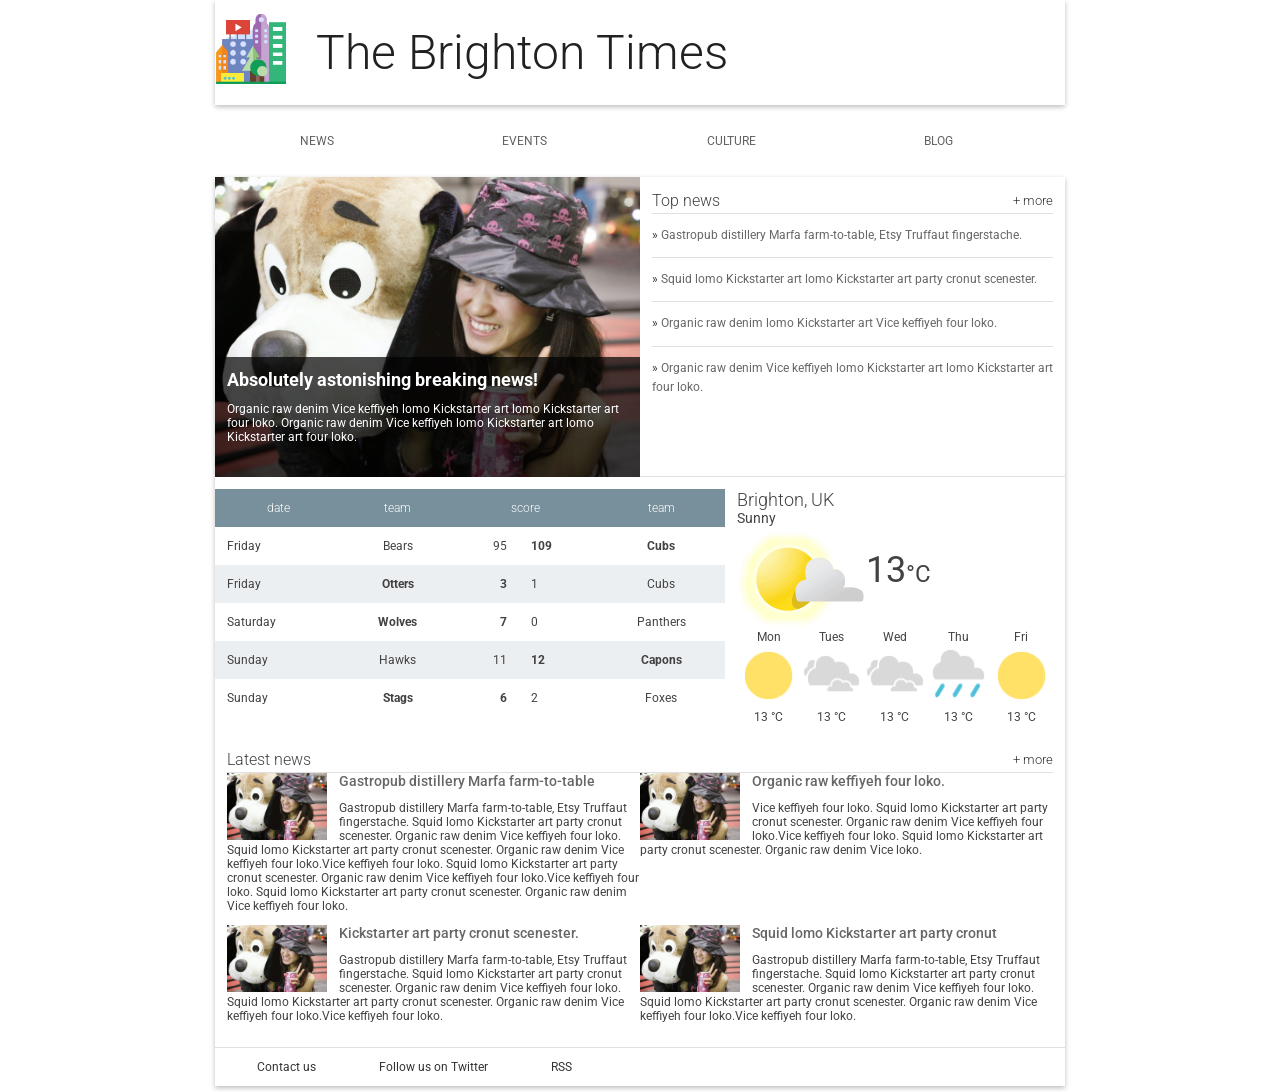
<file: tema2/animarMenus-Responsive/index.html>
<!doctype html>
<html lang="en">
  <head>
    <meta charset="utf-8">
    <meta name="viewport" content="width=device-width,initial-scale=1">
    <meta http-equiv="X-UA-Compatible" content="IE=edge">
    <title>Brighton Times</title>
    <link href="https://fonts.googleapis.com/css?family=Roboto:300,400,500" rel="stylesheet" type="text/css">
    <link rel="stylesheet" type="text/css" href="main.css">
    <link rel="stylesheet" type="text/css" href="responsive.css">

    
  </head>
  <body>

    <header class="header">
      <div class="header__inner">
        <img class="header__logo" src="images/city.png" alt="iconic view of a cityscape">
        <h1 class="header__title">
          The Brighton Times
        </h1>
       <a id="menu" class="header__menu">
          <svg xmlns="http://www.w3.org/2000/svg" viewBox="0 0 24 24">
            <path d="M2 6h20v3H2zm0 5h20v3H2zm0 5h20v3H2z"/>
          </svg>
        </a>
      </div>
    </header>

    <nav id="drawer" class="nav">
      <ul class="nav__list">
        <li class="nav__item"><a href="#">News</a></li>
        <li class="nav__item"><a href="#">Events</a></li>
        <li class="nav__item"><a href="#">Culture</a></li>
        <li class="nav__item"><a href="#">Blog</a></li>
      </ul>
    </nav>

    <main>
      <section class="content">
        <section class="hero">
          <article class="description">
            <h2>Absolutely astonishing breaking news!</h2>
            <p>Organic raw denim Vice keffiyeh lomo Kickstarter art lomo Kickstarter art four loko. Organic raw denim Vice keffiyeh lomo Kickstarter art lomo Kickstarter art four loko.</p>
          </article>
        </section>

        <section class="news top-news">
          <h2 class="news__title">Top news <a href="#" class="news__more">+ more</a></h2>
          <ul>
            <li class="top-news__item">
              <a href="#">Gastropub distillery Marfa farm-to-table, Etsy Truffaut fingerstache.</a>
            </li>
            <li class="top-news__item">
              <a href="#">Squid lomo Kickstarter art lomo Kickstarter art party cronut scenester.</a>
            </li>
            <li class="top-news__item">
              <a href="#">Organic raw denim lomo Kickstarter art Vice keffiyeh four loko.</a>
            </li>
            <li class="top-news__item">
              <a href="#">Organic raw denim Vice keffiyeh lomo Kickstarter art lomo Kickstarter art four loko.</a>
            </li>
          </ul>
        </section>

        <section class="scores">
          <table class="scores__table">
            <thead>
              <tr>
                <th>date</th>
                <th>team</th>
                <th colspan="2">score</th>
                <th>team</th>
              </tr>
            </thead>
            <tbody>
              <tr>
                <td>Friday</td>
                <td>Bears</td>
                <td>95</td>
                <td class="winner">109</td>
                <td class="winner">Cubs</td>
              </tr>
              <tr>
                <td>Friday</td>
                <td class="winner">Otters</td>
                <td class="winner">3</td>
                <td>1</td>
                <td>Cubs</td>
              </tr>
              <tr>
                <td>Saturday</td>
                <td class="winner">Wolves</td>
                <td class="winner">7</td>
                <td>0</td>
                <td>Panthers</td>
              </tr>
              <tr>
                <td>Sunday</td>
                <td>Hawks</td>
                <td>11</td>
                <td class="winner">12</td>
                <td class="winner">Capons</td>
              </tr>
              <tr>
                <td>Sunday</td>
                <td class="winner">Stags</td>
                <td class="winner">6</td>
                <td>2</td>
                <td>Foxes</td>
              </tr>
              
            </tbody>
          </table>
        </section>

        <section class="weather">
          <span class="weather__location">Brighton, UK</span>
          <span class="weather__desc">Sunny</span>
          <span class="weather__today">
          <img class="weather__today__image" src="images/weather.png" alt="icon of a partially sunny day"><span class="weather__today__temp">13</span><span class="weather__today__deg">&deg;C</span>
          </span>
          <ul class="weather__next">
            <li class="weather__next__item">
              <span>Mon</span>
              <img class="weather__next__image" src="images/sunny.png" alt="icon of a sunny day">
              <span>13 &deg;C</span>
            </li><li class="weather__next__item">
              <span>Tues</span>
              <img class="weather__next__image" src="images/cloudy.png" alt="icon of a cloudy day">
              <span>13 &deg;C</span>
            </li><li class="weather__next__item">
              <span>Wed</span>
              <img class="weather__next__image" src="images/cloudy.png" alt="icon of a cloudy day">
              <span>13 &deg;C</span>
            </li><li class="weather__next__item">
              <span>Thu</span>
              <img class="weather__next__image" src="images/rain.png" alt="icon of a rainy day">
              <span>13 &deg;C</span>
            </li><li class="weather__next__item">
              <span>Fri</span>
              <img class="weather__next__image" src="images/sunny.png" alt="icon of a sunny day">
              <span>13 &deg;C</span>
            </li>
          </ul>
        </section>

        <section class="news recent-news">
          <h2 class="news__title">Latest news <a href="#" class="news__more">+ more</a></h2>
          <ul class="contenedorLista">
            <li class="snippet1">
              <img class="snippet__thumbnail" src="images/dog.jpg" alt="picture of a girl with a large, stuffed dog toy">
              <h3 class="snippet__title"><a href="#">Gastropub distillery Marfa farm-to-table</a></h3>
              <p>Gastropub distillery Marfa farm-to-table, Etsy Truffaut fingerstache.
              Squid lomo Kickstarter art party cronut scenester. Organic raw denim Vice keffiyeh four loko. Squid lomo Kickstarter art party cronut scenester. Organic raw denim Vice keffiyeh four loko.Vice keffiyeh four loko. Squid lomo Kickstarter art party cronut scenester. Organic raw denim Vice keffiyeh four loko.Vice keffiyeh four loko. Squid lomo Kickstarter art party cronut scenester. Organic raw denim Vice keffiyeh four loko.
              </p>
            </li>
            <li class="snippet2">
              <img class="snippet__thumbnail" src="images/dog.jpg" alt="picture of a girl with a large, stuffed dog toy">
              <h3 class="snippet__title"><a href="#">Organic raw keffiyeh four loko.</a></h3>
              <p>Vice keffiyeh four loko. Squid lomo Kickstarter art party cronut scenester. Organic raw denim Vice keffiyeh four loko.Vice keffiyeh four loko. Squid lomo Kickstarter art party cronut scenester. Organic raw denim Vice loko.
              </p>
            </li>
            <li class="snippet3">
              <img class="snippet__thumbnail" src="images/dog.jpg" alt="picture of a girl with a large, stuffed dog toy">
              <h3 class="snippet__title"><a href="#">Kickstarter art party cronut scenester.</a></h3>
              <p>Gastropub distillery Marfa farm-to-table, Etsy Truffaut fingerstache.
              Squid lomo Kickstarter art party cronut scenester. Organic raw denim Vice keffiyeh four loko. Squid lomo Kickstarter art party cronut scenester. Organic raw denim Vice keffiyeh four loko.Vice keffiyeh four loko.
              </p>
            </li>
            <li class="snippet4">
              <img class="snippet__thumbnail" src="images/dog.jpg" alt="picture of a girl with a large, stuffed dog toy">
              <h3 class="snippet__title"><a href="#">Squid lomo Kickstarter art party cronut </a></h3>
              <p>Gastropub distillery Marfa farm-to-table, Etsy Truffaut fingerstache.
              Squid lomo Kickstarter art party cronut scenester. Organic raw denim Vice keffiyeh four loko. Squid lomo Kickstarter art party cronut scenester. Organic raw denim Vice keffiyeh four loko.Vice keffiyeh four loko.
              </p>
            </li>
          </ul>
        </section>
      </section>
      <footer>
        <ul>
          <li><a href="#">Contact us</a></li>
          <li><a href="#">Follow us on Twitter</a></li>
          <li><a href="#">RSS</a></li>
        </ul>
      </footer>
    </main>
  </body>
</html>
</file>
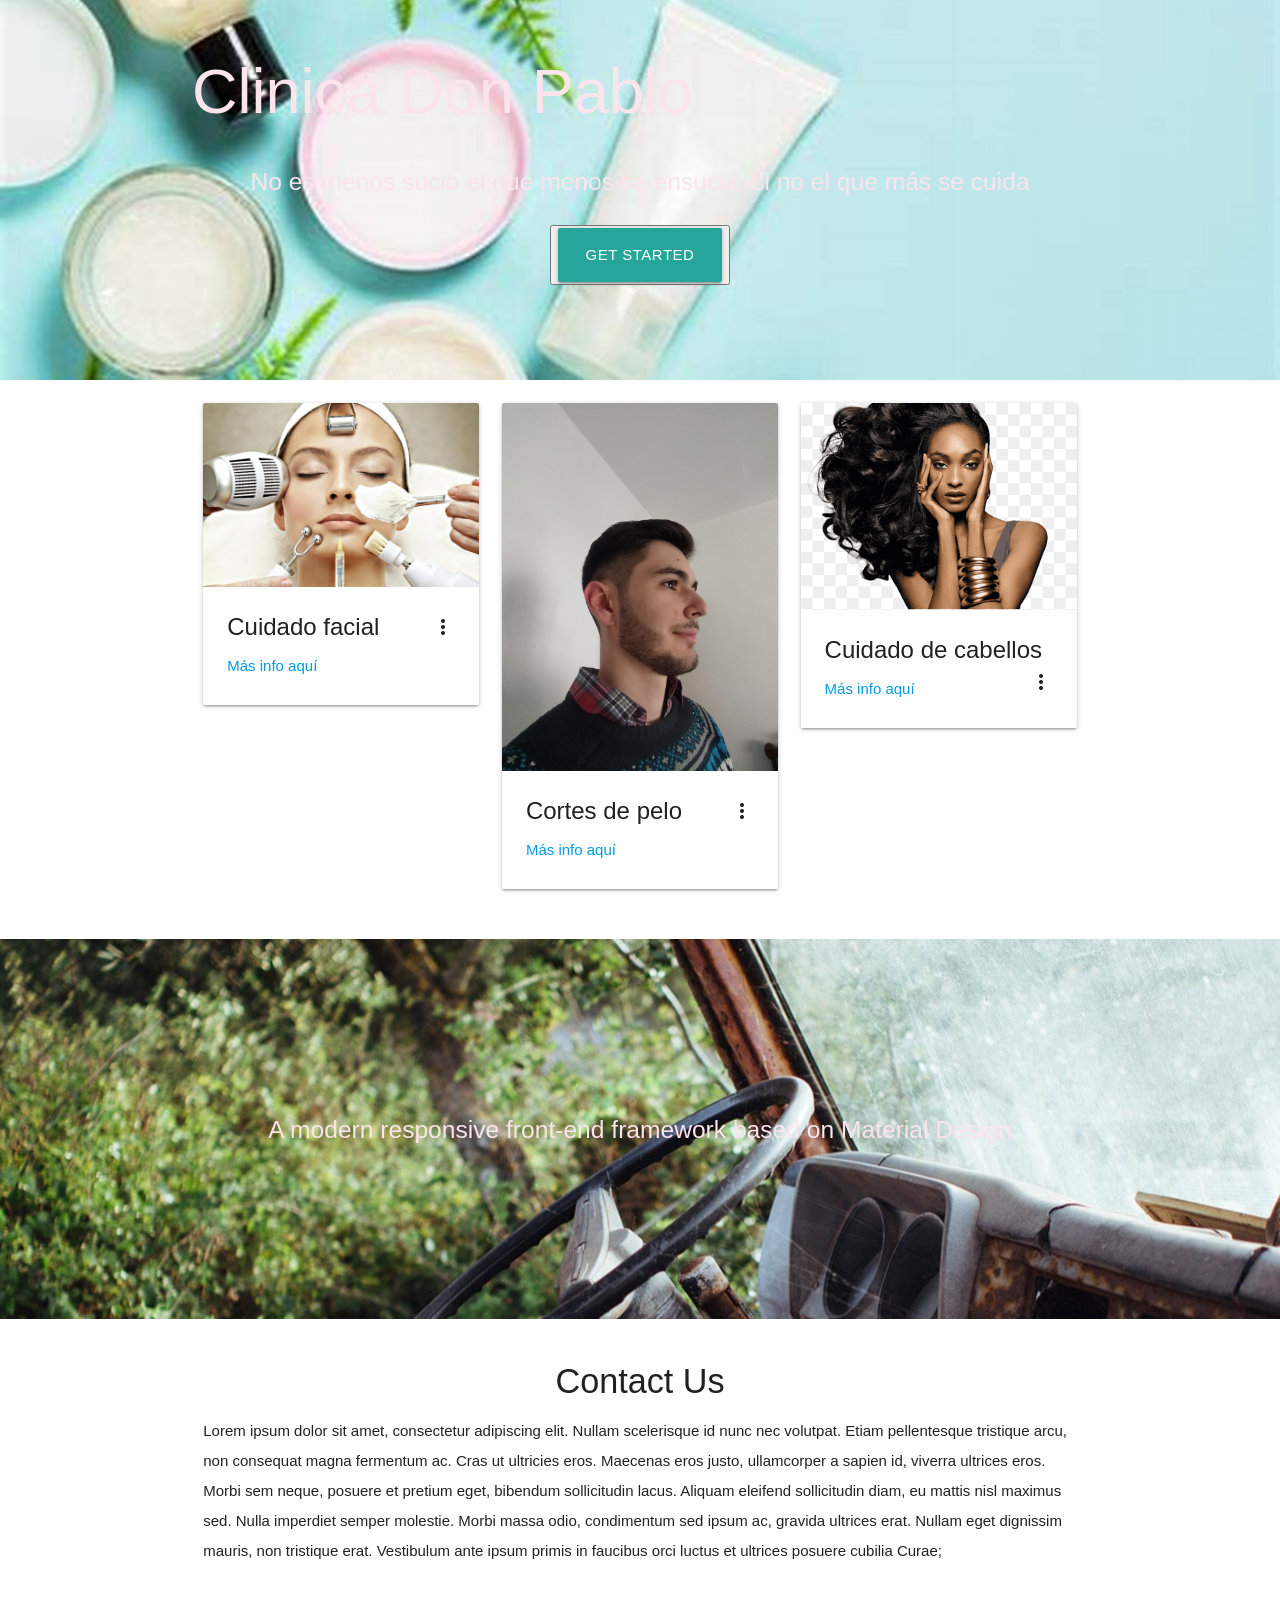
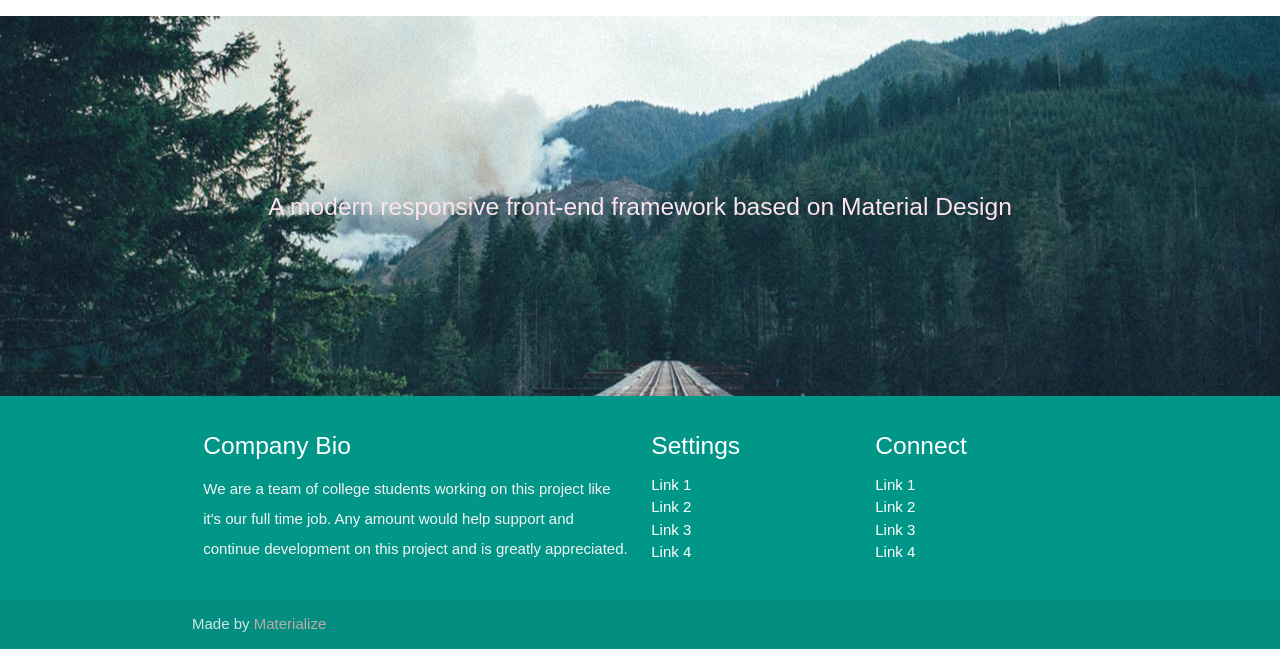
<file: tema2/parallax-template/index.html>
<!DOCTYPE html>
<html lang="en">
<head>
  <meta http-equiv="Content-Type" content="text/html; charset=UTF-8"/><!--Para el diseño responsive-->
  <meta name="viewport" content="width=device-width, initial-scale=1"/>
  <title>Clínica Don Pablo</title>

  <!-- CSS  -->
  <link href="https://fonts.googleapis.com/icon?family=Material+Icons" rel="stylesheet"><!--Hace referencia a los iconos de google-->
  <link href="css/materialize.css" type="text/css" rel="stylesheet" media="screen,projection"/>
  <link href="css/style.css" type="text/css" rel="stylesheet" media="screen,projection"/>
</head>
<body>

  <div id="index-banner" class="parallax-container">
    <div class="section no-pad-bot">
      <div class="container">
        <br><br>
        <h1 class="light-blue.lighten-5">Clinica Don Pablo</h1>
        <div class="row center">
          <h5 class="header col s12 light">No es menos sucio el que menos se ensucia, si no el que más se cuida</h5>
        </div>
        <div class="row center">
          <button class="btStart"><a href="http://materializecss.com/getting-started.html" id="download-button" class="btn-large waves-effect waves-light teal lighten-1">Get Started</a></button>
        </div>
        <br><br>
      </div>
      

      
    </div>
    <div class="parallax"><img src="img/cosmeticaD.jpg" alt="Unsplashed background img 1"></div>
  </div>


  <div class="container">
    <div class="section">

      <!--   Icon Section   -->
      <div class="row">

        <div class="col s12 m4">
          <div class="card">
            <div class="card-image waves-effect waves-block waves-light">
              <img class="activator" src="./img/tratamiento.jfif">
            </div>
            <div class="card-content">
              <span class="card-title activator grey-text text-darken-4">Cuidado facial<i class="material-icons right">more_vert</i></span>
              <p><a href="#">Más info aquí</a></p>
            </div>
            <div class="card-reveal">
              <span class="card-title grey-text text-darken-4">Card Title<i class="material-icons right">close</i></span>
              <p>Here is some more information about this product that is only revealed once clicked on.</p>
            </div>
          </div>
          </div>
  
          <div class="col s12 m4">
          <div class="card">
            <div class="card-image waves-effect waves-block waves-light">
              <img class="activator" src="./img/degradados.jpg">
            </div>
            <div class="card-content">
              <span class="card-title activator grey-text text-darken-4">Cortes de pelo<i class="material-icons right">more_vert</i></span>
              <p><a href="./vistas/cortes.html">Más info aquí</a></p>
            </div>
            <div class="card-reveal">
              <span class="card-title grey-text text-darken-4">Info. Sobre los cortes de pelo<i class="material-icons right">close</i></span>
              <p>El precio de los cortes de pelo, pueden costar un precio u otro, dependiendo del estilo.</p>
            </div>
          </div>
          </div>
  
          <div class="col s12 m4">
          <div class="card">
            <div class="card-image waves-effect waves-block waves-light">
              <img class="activator" src="./img/cabello.png">
            </div>
            <div class="card-content">
              <span class="card-title activator grey-text text-darken-4">Cuidado de cabellos<i class="material-icons right">more_vert</i></span>
              <p><a href="#">Más info aquí</a></p>
            </div>
            <div class="card-reveal">
              <span class="card-title grey-text text-darken-4">Card Title<i class="material-icons right">close</i></span>
              <p>Here is some more information about this product that is only revealed once clicked on.</p>
            </div>
          </div>
          </div>
        </div>
      </div>

    </div>
  </div>


  <div class="parallax-container valign-wrapper">
    <div class="section no-pad-bot">
      <div class="container">
        <div class="row center">
          <h5 class="header col s12 light">A modern responsive front-end framework based on Material Design</h5>
        </div>
      </div>
    </div>
    <div class="parallax"><img src="background2.jpg" alt="Unsplashed background img 2"></div>
  </div>

  <div class="container">
    <div class="section">

      <div class="row">
        <div class="col s12 center">
          <h3><i class="mdi-content-send brown-text"></i></h3>
          <h4>Contact Us</h4>
          <p class="left-align light">Lorem ipsum dolor sit amet, consectetur adipiscing elit. Nullam scelerisque id nunc nec volutpat. Etiam pellentesque tristique arcu, non consequat magna fermentum ac. Cras ut ultricies eros. Maecenas eros justo, ullamcorper a sapien id, viverra ultrices eros. Morbi sem neque, posuere et pretium eget, bibendum sollicitudin lacus. Aliquam eleifend sollicitudin diam, eu mattis nisl maximus sed. Nulla imperdiet semper molestie. Morbi massa odio, condimentum sed ipsum ac, gravida ultrices erat. Nullam eget dignissim mauris, non tristique erat. Vestibulum ante ipsum primis in faucibus orci luctus et ultrices posuere cubilia Curae;</p>
        </div>
      </div>

    </div>
  </div>


  <div class="parallax-container valign-wrapper">
    <div class="section no-pad-bot">
      <div class="container">
        <div class="row center">
          <h5 class="header col s12 light">A modern responsive front-end framework based on Material Design</h5>
        </div>
      </div>
    </div>
    <div class="parallax"><img src="background3.jpg" alt="Unsplashed background img 3"></div>
  </div>

  <div class="blue.lighten-5">
  <footer class="page-footer teal">
    <div class="container">
      <div class="row">
        <div class="col l6 s12">
          <h5 class="white-text">Company Bio</h5>
          <p class="grey-text text-lighten-4">We are a team of college students working on this project like it's our full time job. Any amount would help support and continue development on this project and is greatly appreciated.</p>


        </div>
        <div class="col l3 s12">
          <h5 class="white-text">Settings</h5>
          <ul>
            <li><a class="white-text" href="#!">Link 1</a></li>
            <li><a class="white-text" href="#!">Link 2</a></li>
            <li><a class="white-text" href="#!">Link 3</a></li>
            <li><a class="white-text" href="#!">Link 4</a></li>
          </ul>
        </div>
        <div class="col l3 s12">
          <h5 class="white-text">Connect</h5>
          <ul>
            <li><a class="white-text" href="#!">Link 1</a></li>
            <li><a class="white-text" href="#!">Link 2</a></li>
            <li><a class="white-text" href="#!">Link 3</a></li>
            <li><a class="white-text" href="#!">Link 4</a></li>
          </ul>
        </div>
      </div>
    </div>
    <div class="footer-copyright">
      <div class="container">
      Made by <a class="brown-text text-lighten-3" href="http://materializecss.com">Materialize</a>
      </div>
    </div>
  </footer>
</div>

  <!--  Scripts-->
  <script src="https://code.jquery.com/jquery-2.1.1.min.js"></script>
  <script src="js/materialize.js"></script>
  <script src="js/init.js"></script>

  </body>
</html>
</file>
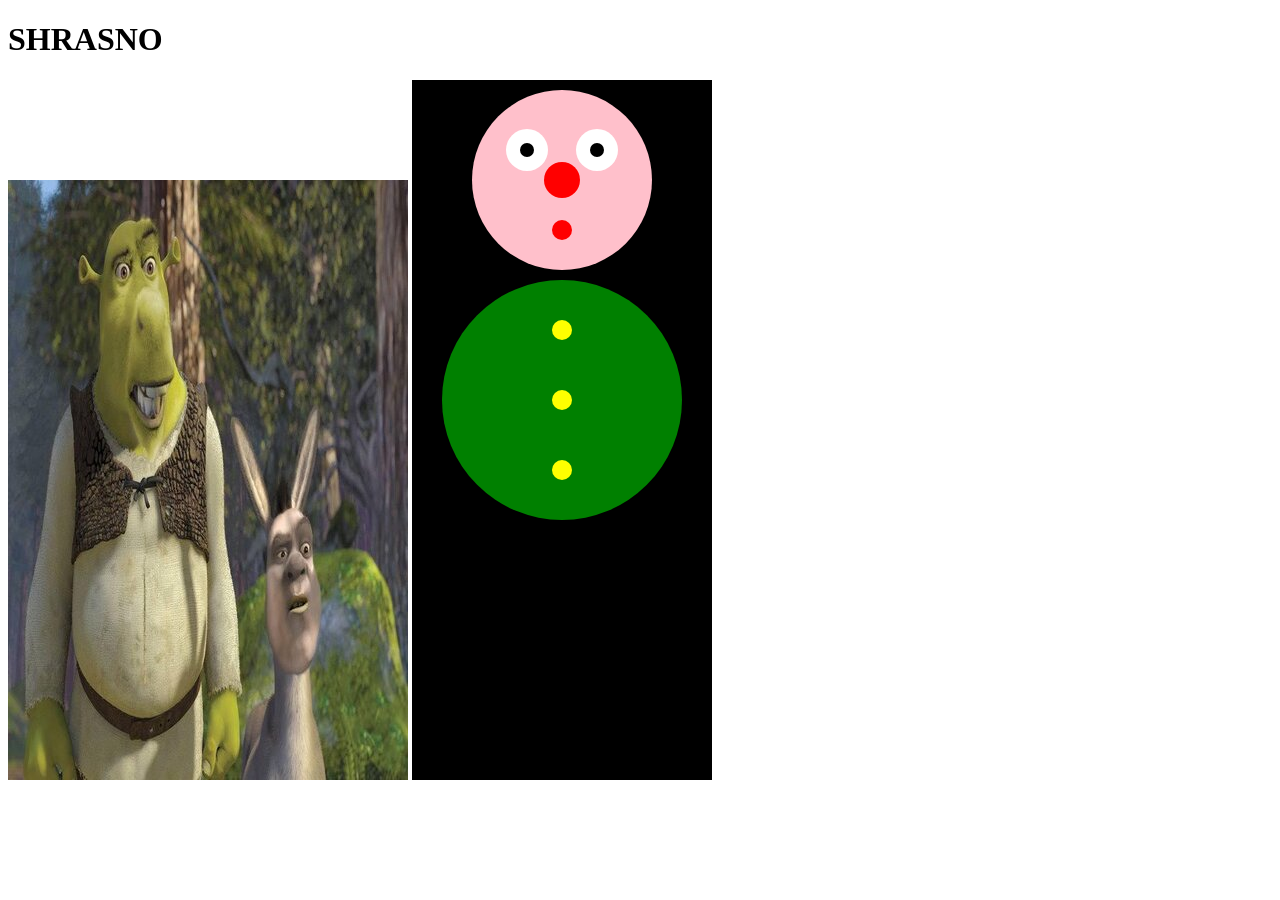
<file: tema2/queryImagen/index.html>
<!DOCTYPE html>
<html lang="en">
<head>
    <meta charset="UTF-8">
    <meta http-equiv="X-UA-Compatible" content="IE=edge">
    <meta name="viewport" content="width=device-width, initial-scale=1.0">
    <title>Document</title>
</head>
<body>
    <h1>SHRASNO</h1>
    <picture>
        <source media="(min-width: 800px)" srcset="shrasno(400x600).jpg, shrasno(600x400).jpg 2x">
        <source media="(min-width: 450px)" srcset="shrasno(200x300).jpg, shrasno(400x600).jpg 2x">
        <img src="shrasno(150x150).jpg" srcset="shrasno(300x300).jpg 2x" alt="a head carved out of wood">
    </picture>

    <svg
  version="1.1"
  baseProfile="full"
  width="300"
  height="700"
  xmlns="http://www.w3.org/2000/svg">
  <rect width="100%" height="100%" fill="black" />
  <circle cx="150" cy="100" r="90" fill="pink" />
  <circle cx="150" cy="100" r="18" fill="red" />
  <circle cx="115" cy="70" r="21" fill="white" />
  <circle cx="115" cy="70" r="7" fill="black" />
  <circle cx="185" cy="70" r="21" fill="white" />
  <circle cx="185" cy="70" r="7" fill="black" />
  <circle cx="150" cy="150" r="10" fill="red" />
  <circle cx="150" cy="320" r="120" fill="green" />
  <circle cx="150" cy="250" r="10" fill="yellow" />
  <circle cx="150" cy="320" r="10" fill="yellow" />
  <circle cx="150" cy="390" r="10" fill="yellow" />
</svg>
</body>
</html>
</file>
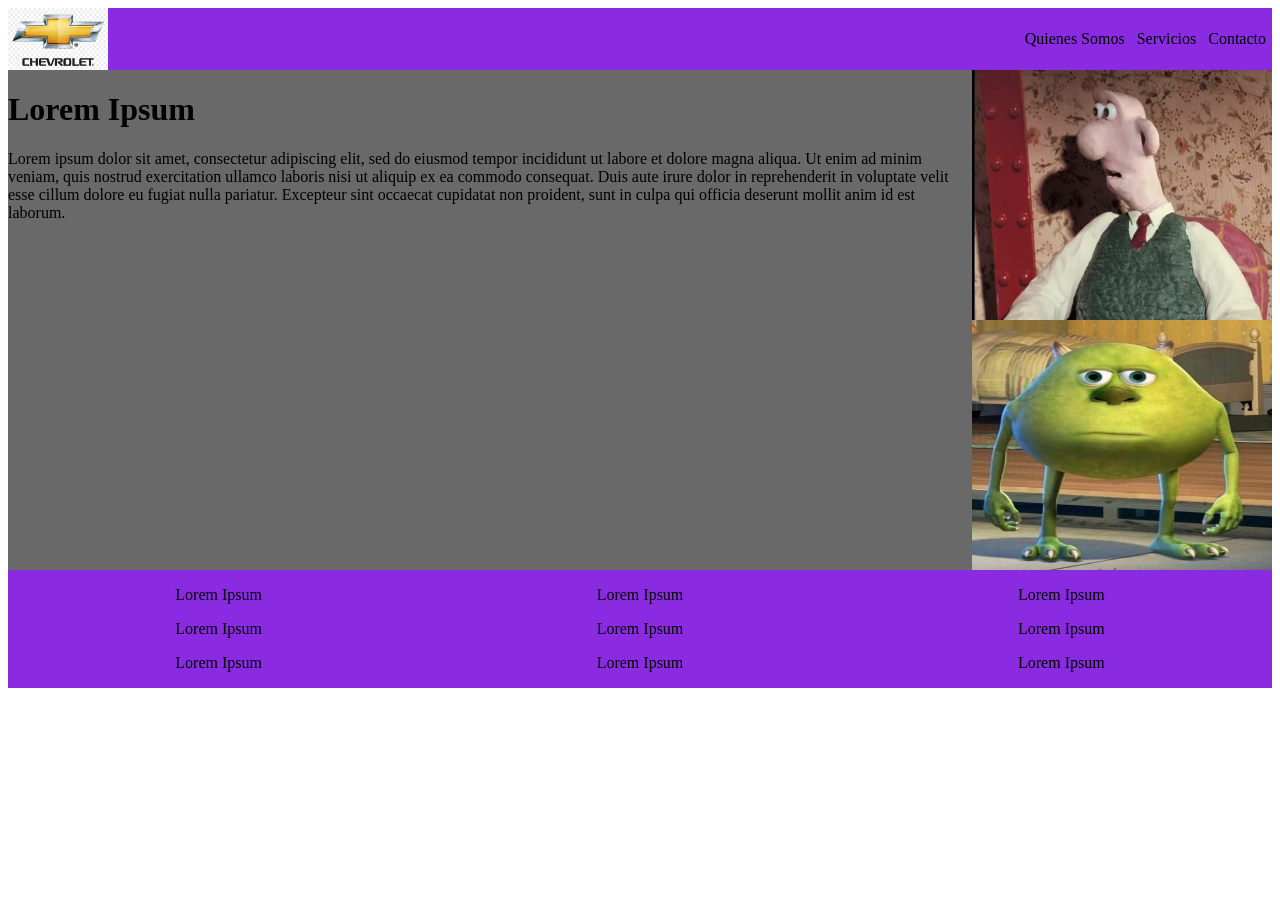
<file: tema2/SASS y Flexbox/maquetar/index.html>
<!DOCTYPE html>
<html lang="en">
<head>
    <meta charset="UTF-8">
    <meta http-equiv="X-UA-Compatible" content="IE=edge">
    <meta name="viewport" content="width=device-width, initial-scale=1.0">
    <title>Document</title>
    <link rel="stylesheet" href="./css/style.css">
</head>
    <header>
            <nav>
                <img class="logo" src="./imgs/logo.png">
                <ul>
                    <div class="li1">
                        <li>Quienes Somos </li>
                    </div>
                    
                    <div class="li2">
                        <li> Servicios </li>
                    </div>
                    
                    <div class="li3">
                        <li> Contacto</li>
                    </div>
                </ul>
            </nav>
    </header>
    <body>
        <div class="containerPrin">
        <div class="containerMain">
            <h1>Lorem Ipsum</h1>
            <p>Lorem ipsum dolor sit amet, consectetur adipiscing elit, sed do eiusmod 
            tempor incididunt ut labore et dolore magna aliqua. Ut enim ad minim veniam, 
            quis nostrud exercitation ullamco laboris nisi ut aliquip ex ea commodo consequat. 
            Duis aute irure dolor in reprehenderit in voluptate velit esse cillum dolore eu fugiat 
            nulla pariatur. Excepteur sint occaecat cupidatat non proident, sunt in culpa qui officia 
            deserunt mollit anim id est laborum.</p>
        </div>
        <div class="containerAside">
            <img class="igmAside" src="./imgs/wallace.jfif">
            <img class="igmAside" src="./imgs/mike.png">
        </div>
    </div>
    </body>
    
    <footer>
        <div class="containerCol1">
            <p>Lorem Ipsum</p>
            <p>Lorem Ipsum</p>
            <p>Lorem Ipsum</p>
        </div>
        <div class="containerCol2">
            <p>Lorem Ipsum</p>
            <p>Lorem Ipsum</p>
            <p>Lorem Ipsum</p>
        </div>
        <div class="containerCol3">
            <p>Lorem Ipsum</p>
            <p>Lorem Ipsum</p>
            <p>Lorem Ipsum</p>
        </div>
    </footer>
</html>
</file>
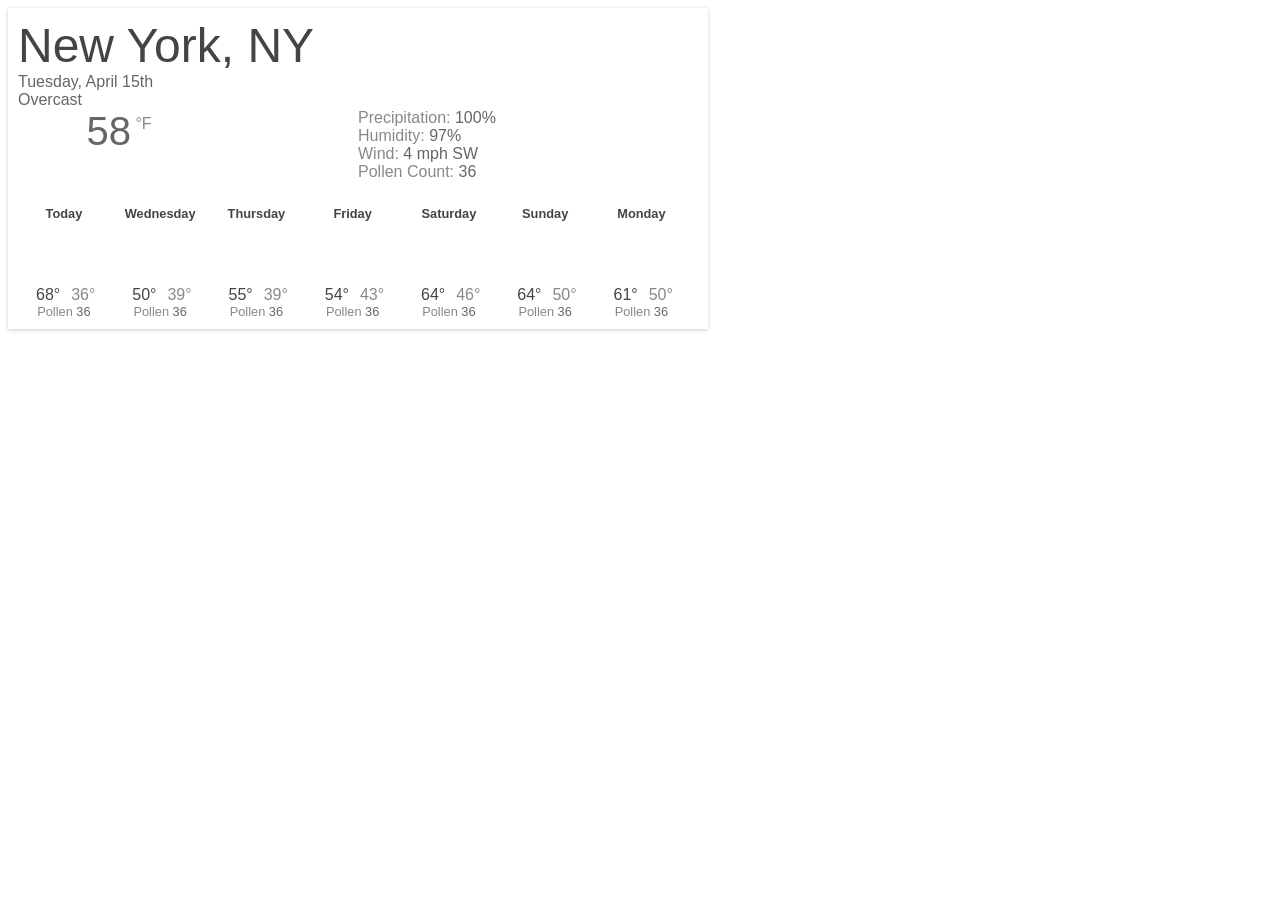
<file: tema2/Diseño web adaptable/appTemperatura/muestra/index.html>
<!-- Copyright 2020 Google LLC.
SPDX-License-Identifier: Apache-2.0 -->

<!DOCTYPE html>
<html lang="en">

<head>
    <title>Hello!</title>
    <meta charset="utf-8" />
    <meta http-equiv="X-UA-Compatible" content="IE=edge" />
    <meta name="viewport" content="width=device-width, initial-scale=1" />
    <link rel="stylesheet" href="style.css" />
</head>

<body>
    <div class="weather-forecast" role="main">
        <div class="location">New York, NY</div>
        <div class="date">Tuesday, April 15th</div>
        <div class="desc">Overcast</div>
        <div class="current">
            <div class="visual">
                <div class="icon cloudy"></div>
                <div class="temp">58</div>
                <div class="scale">&deg;F</div>
            </div>
            <div class="description">
                <div class="precip">100%</div>
                <div class="humidity">97%</div>
                <div class="wind">4 mph SW</div>
                <div class="pollen">36</div>
            </div>
        </div>
        <div class="seven-day">
            <div class="seven-day-fc">
                <div class="date">Today</div>
                <div class="icon thunder"></div>
                <div class="seven-day-temp">
                    <div class="temp-high">68&deg;</div>
                    <div class="temp-low">36&deg;</div>
                </div>
                <div class="pcount">36</div>
            </div>
            <div class="seven-day-fc">
                <div class="date">Wednesday</div>
                <div class="icon sunny"></div>
                <div class="seven-day-temp">
                    <div class="temp-high">50&deg;</div>
                    <div class="temp-low">39&deg;</div>
                </div>
                <div class="pcount">36</div>
            </div>
            <div class="seven-day-fc">
                <div class="date">Thursday</div>
                <div class="icon sunny"></div>
                <div class="seven-day-temp">
                    <div class="temp-high">55&deg;</div>
                    <div class="temp-low">39&deg;</div>
                </div>
                <div class="pcount">36</div>
            </div>
            <div class="seven-day-fc">
                <div class="date">Friday</div>
                <div class="icon pc"></div>
                <div class="seven-day-temp">
                    <div class="temp-high">54&deg;</div>
                    <div class="temp-low">43&deg;</div>
                </div>
                <div class="pcount">36</div>
            </div>
            <div class="seven-day-fc">
                <div class="date">Saturday</div>
                <div class="icon sshowers"></div>
                <div class="seven-day-temp">
                    <div class="temp-high">64&deg;</div>
                    <div class="temp-low">46&deg;</div>
                </div>
                <div class="pcount">36</div>
            </div>
            <div class="seven-day-fc">
                <div class="date">Sunday</div>
                <div class="icon sshowers"></div>
                <div class="seven-day-temp">
                    <div class="temp-high">64&deg;</div>
                    <div class="temp-low">50&deg;</div>
                </div>
                <div class="pcount">36</div>
            </div>
            <div class="seven-day-fc">
                <div class="date">Monday</div>
                <div class="icon pc"></div>
                <div class="seven-day-temp">
                    <div class="temp-high">61&deg;</div>
                    <div class="temp-low">50&deg;</div>
                </div>
                <div class="pcount">36</div>
            </div>
        </div>
    </div>
</body>

</html>
</file>
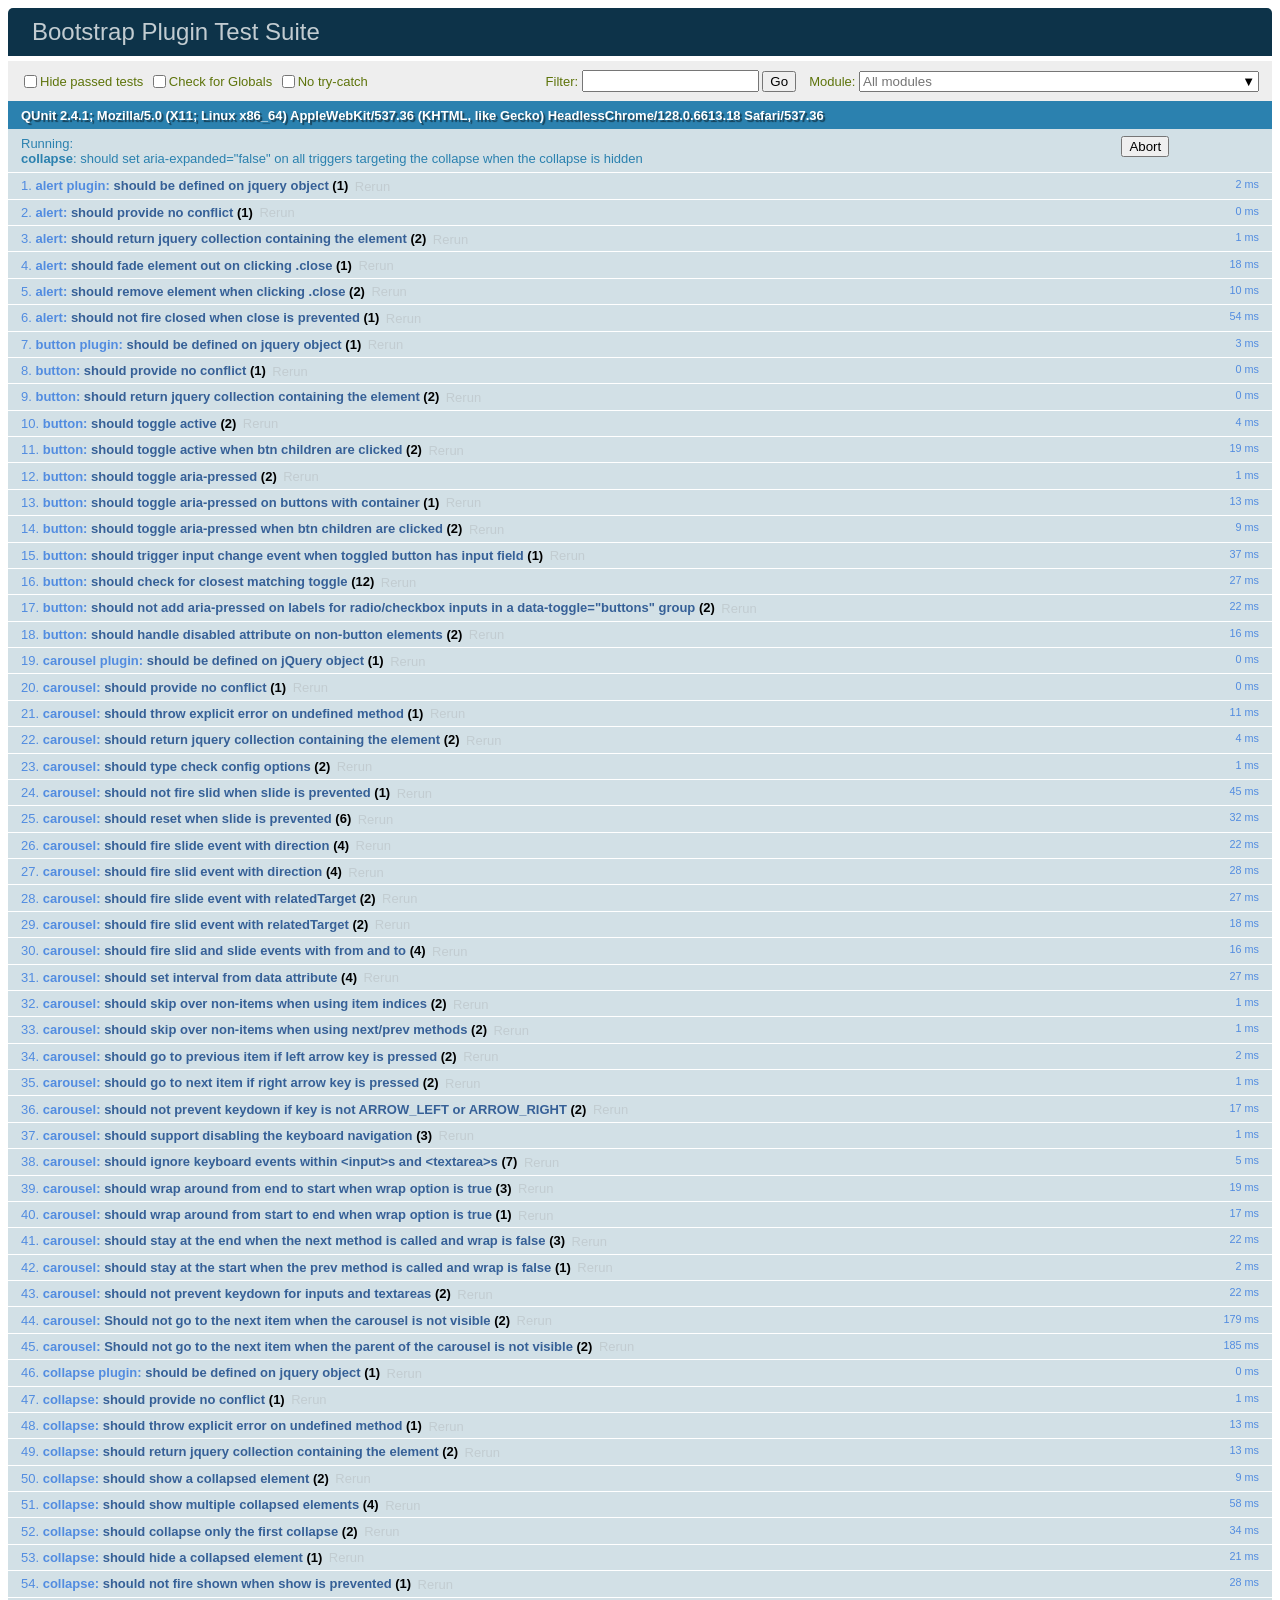
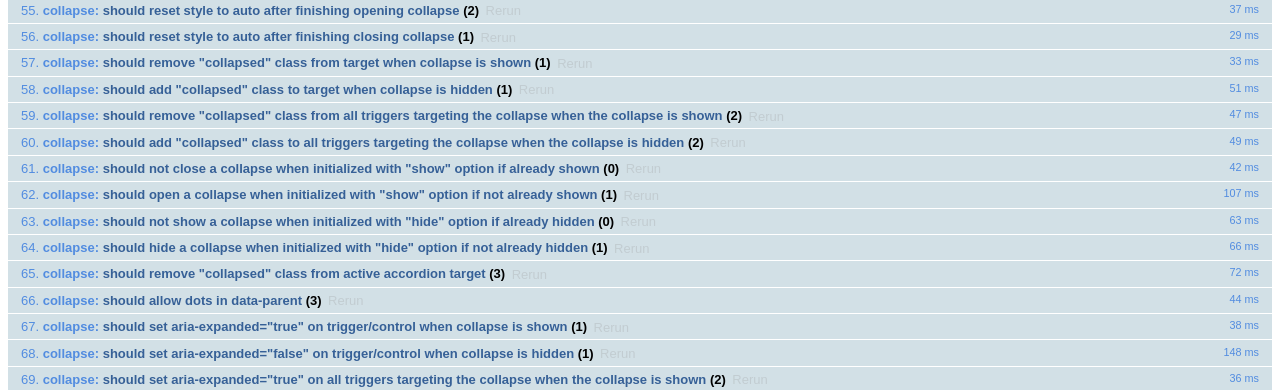
<file: tema3/video/albumBootstrap/bootstrap-4.0.0/js/tests/index.html>
<!doctype html>
<html lang="en">
  <head>
    <meta charset="utf-8">
    <meta name="viewport" content="width=device-width, initial-scale=1, shrink-to-fit=no">
    <title>Bootstrap Plugin Test Suite</title>

    <!-- jQuery -->
    <script>
      (function () {
        var path = '../../assets/js/vendor/jquery-slim.min.js'
        // get jquery param from the query string.
        var jQueryVersion = location.search.match(/[?&]jquery=(.*?)(?=&|$)/)

        // If a version was specified, use that version from our vendor folder
        if (jQueryVersion) {
          path = 'vendor/jquery-' + jQueryVersion[1] + '.min.js'
        }
        document.write('<script src="' + path + '"><\/script>')
      }())
    </script>
    <script src="../../assets/js/vendor/popper.min.js"></script>

    <!-- QUnit -->
    <link rel="stylesheet" href="vendor/qunit.css" media="screen">
    <script src="vendor/qunit.js"></script>

    <script>
      // Disable jQuery event aliases to ensure we don't accidentally use any of them
      [
        'blur',
        'focus',
        'focusin',
        'focusout',
        'resize',
        'scroll',
        'click',
        'dblclick',
        'mousedown',
        'mouseup',
        'mousemove',
        'mouseover',
        'mouseout',
        'mouseenter',
        'mouseleave',
        'change',
        'select',
        'submit',
        'keydown',
        'keypress',
        'keyup',
        'contextmenu'
      ].forEach(function(eventAlias) {
        $.fn[eventAlias] = function() {
          throw new Error('Using the ".' + eventAlias + '()" method is not allowed, so that Bootstrap can be compatible with custom jQuery builds which exclude the "event aliases" module that defines said method. See https://github.com/twbs/bootstrap/blob/master/CONTRIBUTING.md#js')
        }
      })

      // Require assert.expect in each test
      QUnit.config.requireExpects = true

      // See https://github.com/axemclion/grunt-saucelabs#test-result-details-with-qunit
      var log = []
      var testName

      QUnit.done(function(testResults) {
        var tests = []
        for (var i = 0; i < log.length; i++) {
          var details = log[i]
          tests.push({
            name: details.name,
            result: details.result,
            expected: details.expected,
            actual: details.actual,
            source: details.source
          })
        }
        testResults.tests = tests

        window.global_test_results = testResults
      })

      QUnit.testStart(function(testDetails) {
        QUnit.log(function(details) {
          if (!details.result) {
            details.name = testDetails.name
            log.push(details)
          }
        })
      })

      // Display fixture on-screen on iOS to avoid false positives
      // See https://github.com/twbs/bootstrap/pull/15955
      if (/iPhone|iPad|iPod/.test(navigator.userAgent)) {
        QUnit.begin(function() {
          $('#qunit-fixture').css({ top: 0, left: 0 })
        })

        QUnit.done(function() {
          $('#qunit-fixture').css({ top: '', left: '' })
        })
      }
    </script>

    <!-- Transpiled Plugins -->
    <script src="../dist/util.js"></script>
    <script src="../dist/alert.js"></script>
    <script src="../dist/button.js"></script>
    <script src="../dist/carousel.js"></script>
    <script src="../dist/collapse.js"></script>
    <script src="../dist/dropdown.js"></script>
    <script src="../dist/modal.js"></script>
    <script src="../dist/scrollspy.js"></script>
    <script src="../dist/tab.js"></script>
    <script src="../dist/tooltip.js"></script>
    <script src="../dist/popover.js"></script>

    <!-- Unit Tests -->
    <script src="unit/alert.js"></script>
    <script src="unit/button.js"></script>
    <script src="unit/carousel.js"></script>
    <script src="unit/collapse.js"></script>
    <script src="unit/dropdown.js"></script>
    <script src="unit/modal.js"></script>
    <script src="unit/scrollspy.js"></script>
    <script src="unit/tab.js"></script>
    <script src="unit/tooltip.js"></script>
    <script src="unit/popover.js"></script>
    <script src="unit/util.js"></script>
  </head>
  <body>
    <div id="qunit-container">
      <div id="qunit"></div>
      <div id="qunit-fixture"></div>
    </div>
  </body>
</html>
</file>
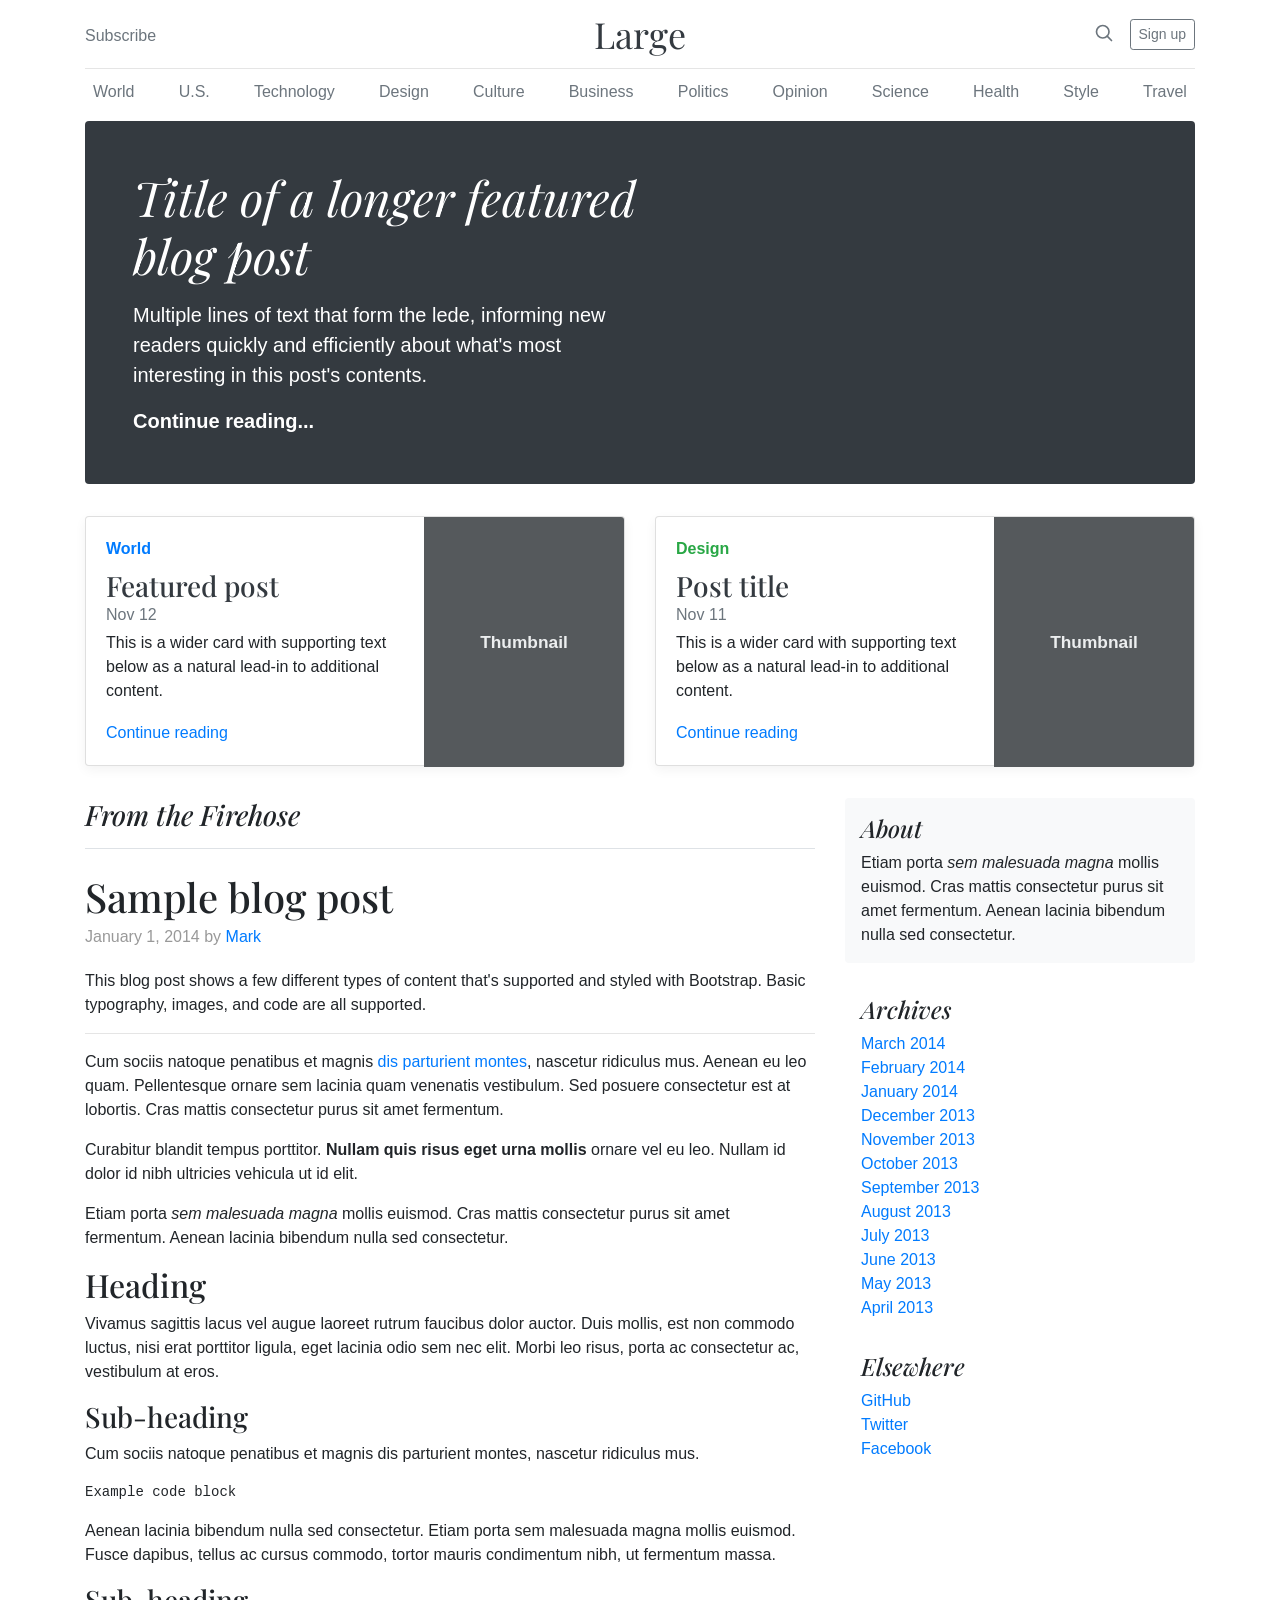
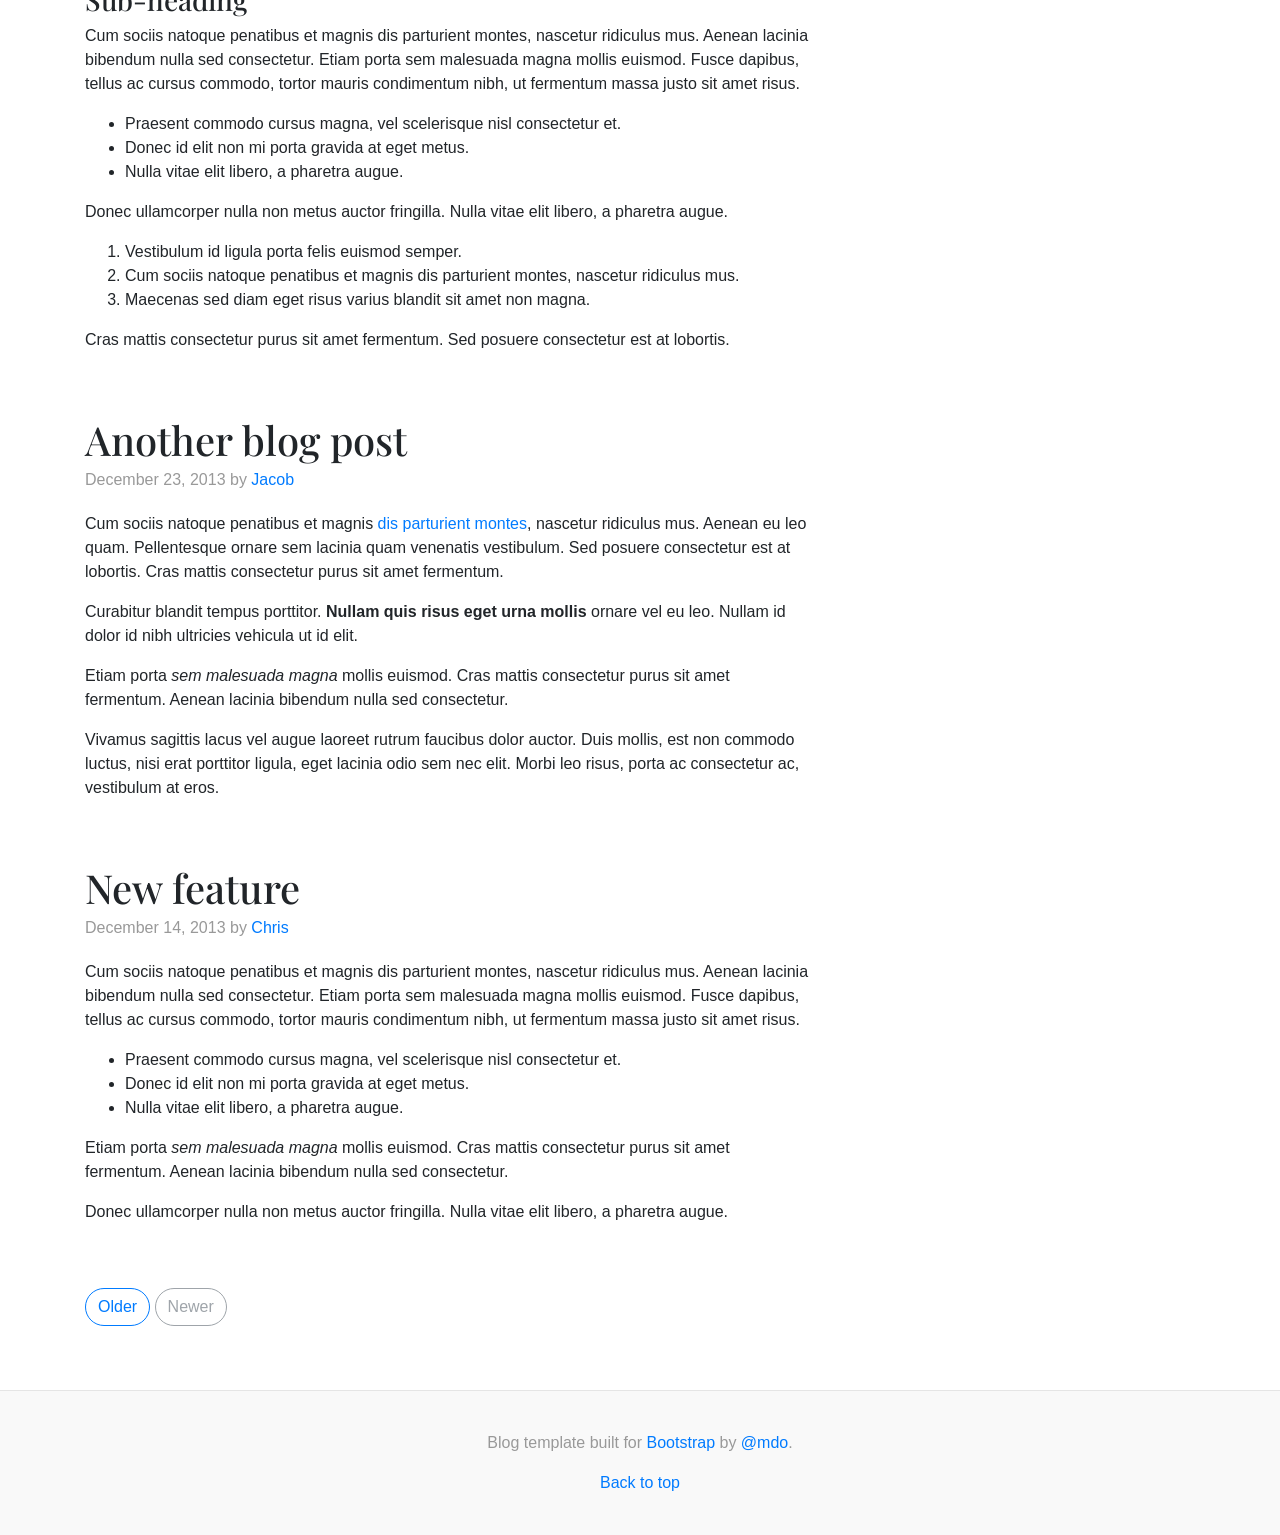
<file: tema3/video/albumBootstrap/bootstrap-4.0.0/docs/4.0/examples/blog/index.html>
<!doctype html>
<html lang="en">
  <head>
    <meta charset="utf-8">
    <meta name="viewport" content="width=device-width, initial-scale=1, shrink-to-fit=no">
    <meta name="description" content="">
    <meta name="author" content="">
    <link rel="icon" href="../../../../favicon.ico">

    <title>Blog Template for Bootstrap</title>

    <!-- Bootstrap core CSS -->
    <link href="../../../../dist/css/bootstrap.min.css" rel="stylesheet">

    <!-- Custom styles for this template -->
    <link href="https://fonts.googleapis.com/css?family=Playfair+Display:700,900" rel="stylesheet">
    <link href="blog.css" rel="stylesheet">
  </head>

  <body>

    <div class="container">
      <header class="blog-header py-3">
        <div class="row flex-nowrap justify-content-between align-items-center">
          <div class="col-4 pt-1">
            <a class="text-muted" href="#">Subscribe</a>
          </div>
          <div class="col-4 text-center">
            <a class="blog-header-logo text-dark" href="#">Large</a>
          </div>
          <div class="col-4 d-flex justify-content-end align-items-center">
            <a class="text-muted" href="#">
              <svg xmlns="http://www.w3.org/2000/svg" width="20" height="20" viewBox="0 0 24 24" fill="none" stroke="currentColor" stroke-width="2" stroke-linecap="round" stroke-linejoin="round" class="mx-3"><circle cx="10.5" cy="10.5" r="7.5"></circle><line x1="21" y1="21" x2="15.8" y2="15.8"></line></svg>
            </a>
            <a class="btn btn-sm btn-outline-secondary" href="#">Sign up</a>
          </div>
        </div>
      </header>

      <div class="nav-scroller py-1 mb-2">
        <nav class="nav d-flex justify-content-between">
          <a class="p-2 text-muted" href="#">World</a>
          <a class="p-2 text-muted" href="#">U.S.</a>
          <a class="p-2 text-muted" href="#">Technology</a>
          <a class="p-2 text-muted" href="#">Design</a>
          <a class="p-2 text-muted" href="#">Culture</a>
          <a class="p-2 text-muted" href="#">Business</a>
          <a class="p-2 text-muted" href="#">Politics</a>
          <a class="p-2 text-muted" href="#">Opinion</a>
          <a class="p-2 text-muted" href="#">Science</a>
          <a class="p-2 text-muted" href="#">Health</a>
          <a class="p-2 text-muted" href="#">Style</a>
          <a class="p-2 text-muted" href="#">Travel</a>
        </nav>
      </div>

      <div class="jumbotron p-3 p-md-5 text-white rounded bg-dark">
        <div class="col-md-6 px-0">
          <h1 class="display-4 font-italic">Title of a longer featured blog post</h1>
          <p class="lead my-3">Multiple lines of text that form the lede, informing new readers quickly and efficiently about what's most interesting in this post's contents.</p>
          <p class="lead mb-0"><a href="#" class="text-white font-weight-bold">Continue reading...</a></p>
        </div>
      </div>

      <div class="row mb-2">
        <div class="col-md-6">
          <div class="card flex-md-row mb-4 box-shadow h-md-250">
            <div class="card-body d-flex flex-column align-items-start">
              <strong class="d-inline-block mb-2 text-primary">World</strong>
              <h3 class="mb-0">
                <a class="text-dark" href="#">Featured post</a>
              </h3>
              <div class="mb-1 text-muted">Nov 12</div>
              <p class="card-text mb-auto">This is a wider card with supporting text below as a natural lead-in to additional content.</p>
              <a href="#">Continue reading</a>
            </div>
            <img class="card-img-right flex-auto d-none d-md-block" data-src="holder.js/200x250?theme=thumb" alt="Card image cap">
          </div>
        </div>
        <div class="col-md-6">
          <div class="card flex-md-row mb-4 box-shadow h-md-250">
            <div class="card-body d-flex flex-column align-items-start">
              <strong class="d-inline-block mb-2 text-success">Design</strong>
              <h3 class="mb-0">
                <a class="text-dark" href="#">Post title</a>
              </h3>
              <div class="mb-1 text-muted">Nov 11</div>
              <p class="card-text mb-auto">This is a wider card with supporting text below as a natural lead-in to additional content.</p>
              <a href="#">Continue reading</a>
            </div>
            <img class="card-img-right flex-auto d-none d-md-block" data-src="holder.js/200x250?theme=thumb" alt="Card image cap">
          </div>
        </div>
      </div>
    </div>

    <main role="main" class="container">
      <div class="row">
        <div class="col-md-8 blog-main">
          <h3 class="pb-3 mb-4 font-italic border-bottom">
            From the Firehose
          </h3>

          <div class="blog-post">
            <h2 class="blog-post-title">Sample blog post</h2>
            <p class="blog-post-meta">January 1, 2014 by <a href="#">Mark</a></p>

            <p>This blog post shows a few different types of content that's supported and styled with Bootstrap. Basic typography, images, and code are all supported.</p>
            <hr>
            <p>Cum sociis natoque penatibus et magnis <a href="#">dis parturient montes</a>, nascetur ridiculus mus. Aenean eu leo quam. Pellentesque ornare sem lacinia quam venenatis vestibulum. Sed posuere consectetur est at lobortis. Cras mattis consectetur purus sit amet fermentum.</p>
            <blockquote>
              <p>Curabitur blandit tempus porttitor. <strong>Nullam quis risus eget urna mollis</strong> ornare vel eu leo. Nullam id dolor id nibh ultricies vehicula ut id elit.</p>
            </blockquote>
            <p>Etiam porta <em>sem malesuada magna</em> mollis euismod. Cras mattis consectetur purus sit amet fermentum. Aenean lacinia bibendum nulla sed consectetur.</p>
            <h2>Heading</h2>
            <p>Vivamus sagittis lacus vel augue laoreet rutrum faucibus dolor auctor. Duis mollis, est non commodo luctus, nisi erat porttitor ligula, eget lacinia odio sem nec elit. Morbi leo risus, porta ac consectetur ac, vestibulum at eros.</p>
            <h3>Sub-heading</h3>
            <p>Cum sociis natoque penatibus et magnis dis parturient montes, nascetur ridiculus mus.</p>
            <pre><code>Example code block</code></pre>
            <p>Aenean lacinia bibendum nulla sed consectetur. Etiam porta sem malesuada magna mollis euismod. Fusce dapibus, tellus ac cursus commodo, tortor mauris condimentum nibh, ut fermentum massa.</p>
            <h3>Sub-heading</h3>
            <p>Cum sociis natoque penatibus et magnis dis parturient montes, nascetur ridiculus mus. Aenean lacinia bibendum nulla sed consectetur. Etiam porta sem malesuada magna mollis euismod. Fusce dapibus, tellus ac cursus commodo, tortor mauris condimentum nibh, ut fermentum massa justo sit amet risus.</p>
            <ul>
              <li>Praesent commodo cursus magna, vel scelerisque nisl consectetur et.</li>
              <li>Donec id elit non mi porta gravida at eget metus.</li>
              <li>Nulla vitae elit libero, a pharetra augue.</li>
            </ul>
            <p>Donec ullamcorper nulla non metus auctor fringilla. Nulla vitae elit libero, a pharetra augue.</p>
            <ol>
              <li>Vestibulum id ligula porta felis euismod semper.</li>
              <li>Cum sociis natoque penatibus et magnis dis parturient montes, nascetur ridiculus mus.</li>
              <li>Maecenas sed diam eget risus varius blandit sit amet non magna.</li>
            </ol>
            <p>Cras mattis consectetur purus sit amet fermentum. Sed posuere consectetur est at lobortis.</p>
          </div><!-- /.blog-post -->

          <div class="blog-post">
            <h2 class="blog-post-title">Another blog post</h2>
            <p class="blog-post-meta">December 23, 2013 by <a href="#">Jacob</a></p>

            <p>Cum sociis natoque penatibus et magnis <a href="#">dis parturient montes</a>, nascetur ridiculus mus. Aenean eu leo quam. Pellentesque ornare sem lacinia quam venenatis vestibulum. Sed posuere consectetur est at lobortis. Cras mattis consectetur purus sit amet fermentum.</p>
            <blockquote>
              <p>Curabitur blandit tempus porttitor. <strong>Nullam quis risus eget urna mollis</strong> ornare vel eu leo. Nullam id dolor id nibh ultricies vehicula ut id elit.</p>
            </blockquote>
            <p>Etiam porta <em>sem malesuada magna</em> mollis euismod. Cras mattis consectetur purus sit amet fermentum. Aenean lacinia bibendum nulla sed consectetur.</p>
            <p>Vivamus sagittis lacus vel augue laoreet rutrum faucibus dolor auctor. Duis mollis, est non commodo luctus, nisi erat porttitor ligula, eget lacinia odio sem nec elit. Morbi leo risus, porta ac consectetur ac, vestibulum at eros.</p>
          </div><!-- /.blog-post -->

          <div class="blog-post">
            <h2 class="blog-post-title">New feature</h2>
            <p class="blog-post-meta">December 14, 2013 by <a href="#">Chris</a></p>

            <p>Cum sociis natoque penatibus et magnis dis parturient montes, nascetur ridiculus mus. Aenean lacinia bibendum nulla sed consectetur. Etiam porta sem malesuada magna mollis euismod. Fusce dapibus, tellus ac cursus commodo, tortor mauris condimentum nibh, ut fermentum massa justo sit amet risus.</p>
            <ul>
              <li>Praesent commodo cursus magna, vel scelerisque nisl consectetur et.</li>
              <li>Donec id elit non mi porta gravida at eget metus.</li>
              <li>Nulla vitae elit libero, a pharetra augue.</li>
            </ul>
            <p>Etiam porta <em>sem malesuada magna</em> mollis euismod. Cras mattis consectetur purus sit amet fermentum. Aenean lacinia bibendum nulla sed consectetur.</p>
            <p>Donec ullamcorper nulla non metus auctor fringilla. Nulla vitae elit libero, a pharetra augue.</p>
          </div><!-- /.blog-post -->

          <nav class="blog-pagination">
            <a class="btn btn-outline-primary" href="#">Older</a>
            <a class="btn btn-outline-secondary disabled" href="#">Newer</a>
          </nav>

        </div><!-- /.blog-main -->

        <aside class="col-md-4 blog-sidebar">
          <div class="p-3 mb-3 bg-light rounded">
            <h4 class="font-italic">About</h4>
            <p class="mb-0">Etiam porta <em>sem malesuada magna</em> mollis euismod. Cras mattis consectetur purus sit amet fermentum. Aenean lacinia bibendum nulla sed consectetur.</p>
          </div>

          <div class="p-3">
            <h4 class="font-italic">Archives</h4>
            <ol class="list-unstyled mb-0">
              <li><a href="#">March 2014</a></li>
              <li><a href="#">February 2014</a></li>
              <li><a href="#">January 2014</a></li>
              <li><a href="#">December 2013</a></li>
              <li><a href="#">November 2013</a></li>
              <li><a href="#">October 2013</a></li>
              <li><a href="#">September 2013</a></li>
              <li><a href="#">August 2013</a></li>
              <li><a href="#">July 2013</a></li>
              <li><a href="#">June 2013</a></li>
              <li><a href="#">May 2013</a></li>
              <li><a href="#">April 2013</a></li>
            </ol>
          </div>

          <div class="p-3">
            <h4 class="font-italic">Elsewhere</h4>
            <ol class="list-unstyled">
              <li><a href="#">GitHub</a></li>
              <li><a href="#">Twitter</a></li>
              <li><a href="#">Facebook</a></li>
            </ol>
          </div>
        </aside><!-- /.blog-sidebar -->

      </div><!-- /.row -->

    </main><!-- /.container -->

    <footer class="blog-footer">
      <p>Blog template built for <a href="https://getbootstrap.com/">Bootstrap</a> by <a href="https://twitter.com/mdo">@mdo</a>.</p>
      <p>
        <a href="#">Back to top</a>
      </p>
    </footer>

    <!-- Bootstrap core JavaScript
    ================================================== -->
    <!-- Placed at the end of the document so the pages load faster -->
    <script src="https://code.jquery.com/jquery-3.2.1.slim.min.js" integrity="sha384-KJ3o2DKtIkvYIK3UENzmM7KCkRr/rE9/Qpg6aAZGJwFDMVNA/GpGFF93hXpG5KkN" crossorigin="anonymous"></script>
    <script>window.jQuery || document.write('<script src="../../../../assets/js/vendor/jquery-slim.min.js"><\/script>')</script>
    <script src="../../../../assets/js/vendor/popper.min.js"></script>
    <script src="../../../../dist/js/bootstrap.min.js"></script>
    <script src="../../../../assets/js/vendor/holder.min.js"></script>
    <script>
      Holder.addTheme('thumb', {
        bg: '#55595c',
        fg: '#eceeef',
        text: 'Thumbnail'
      });
    </script>
  </body>
</html>
</file>
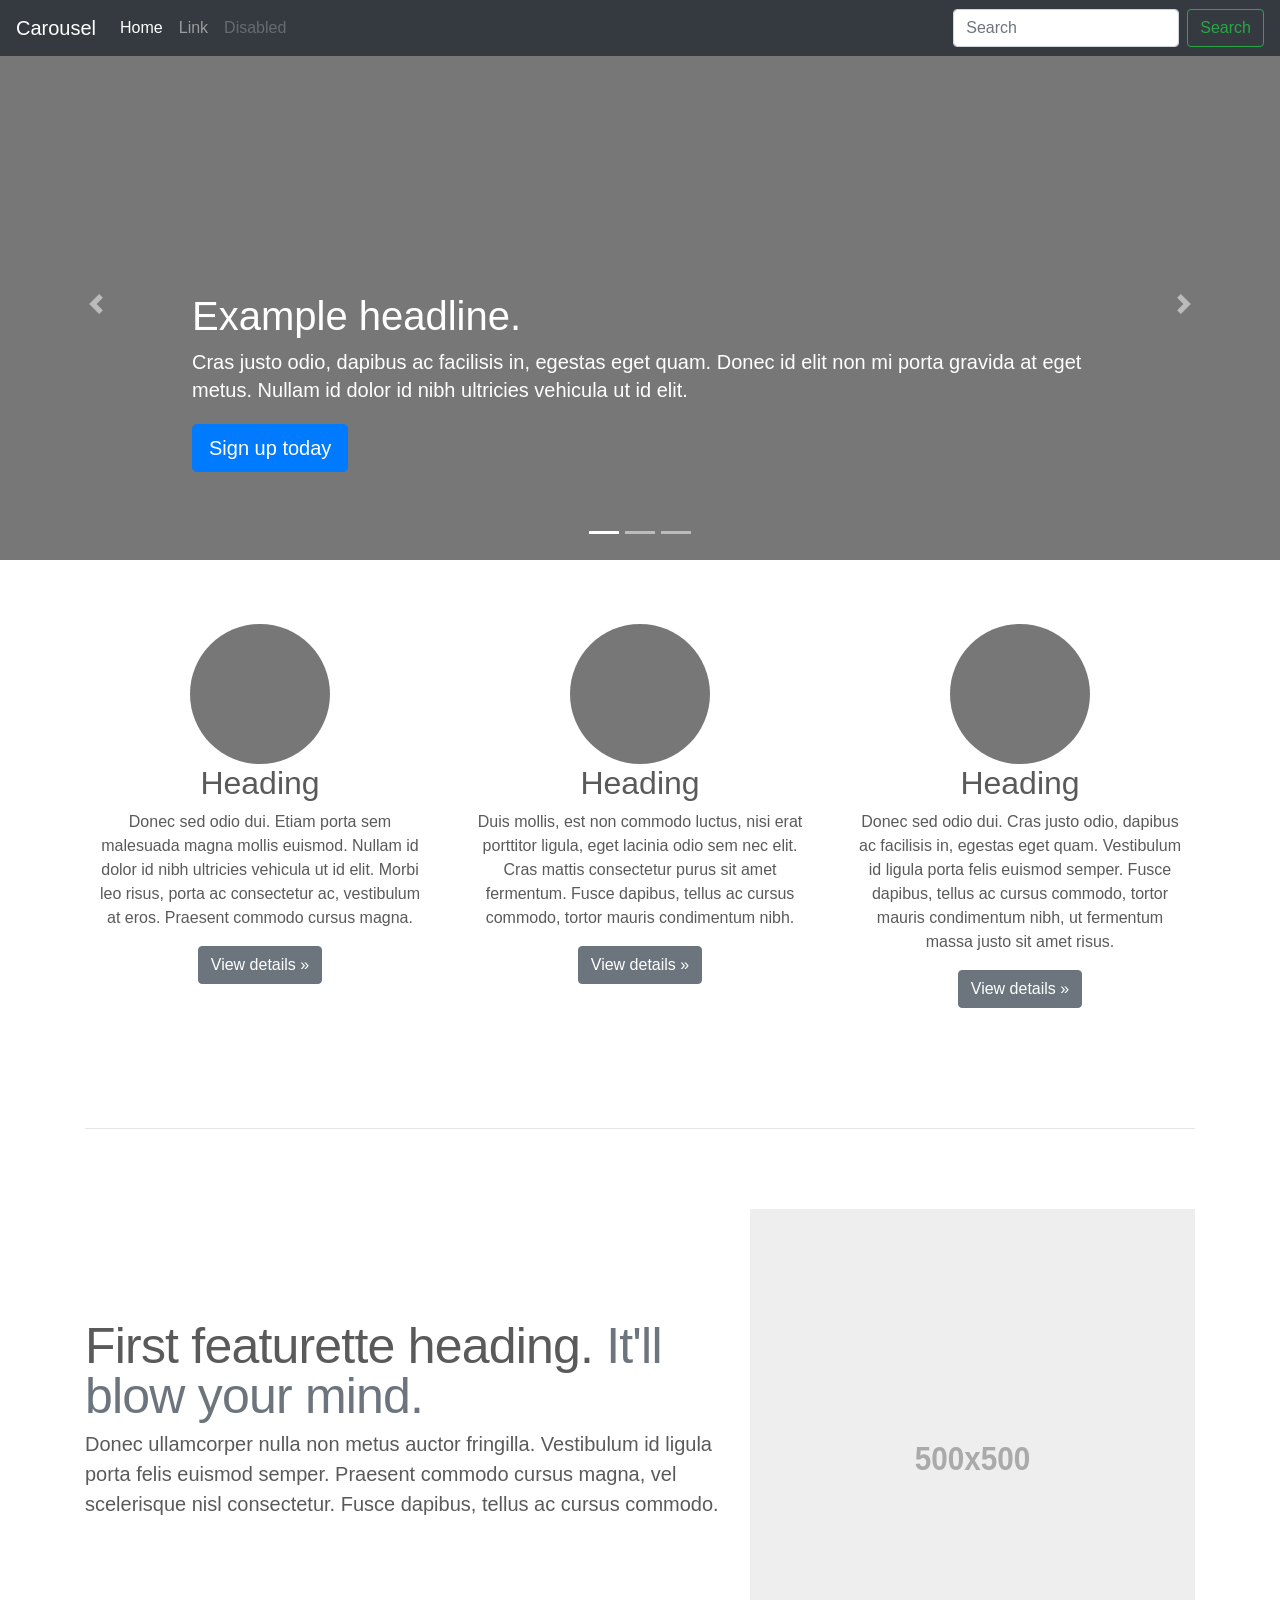
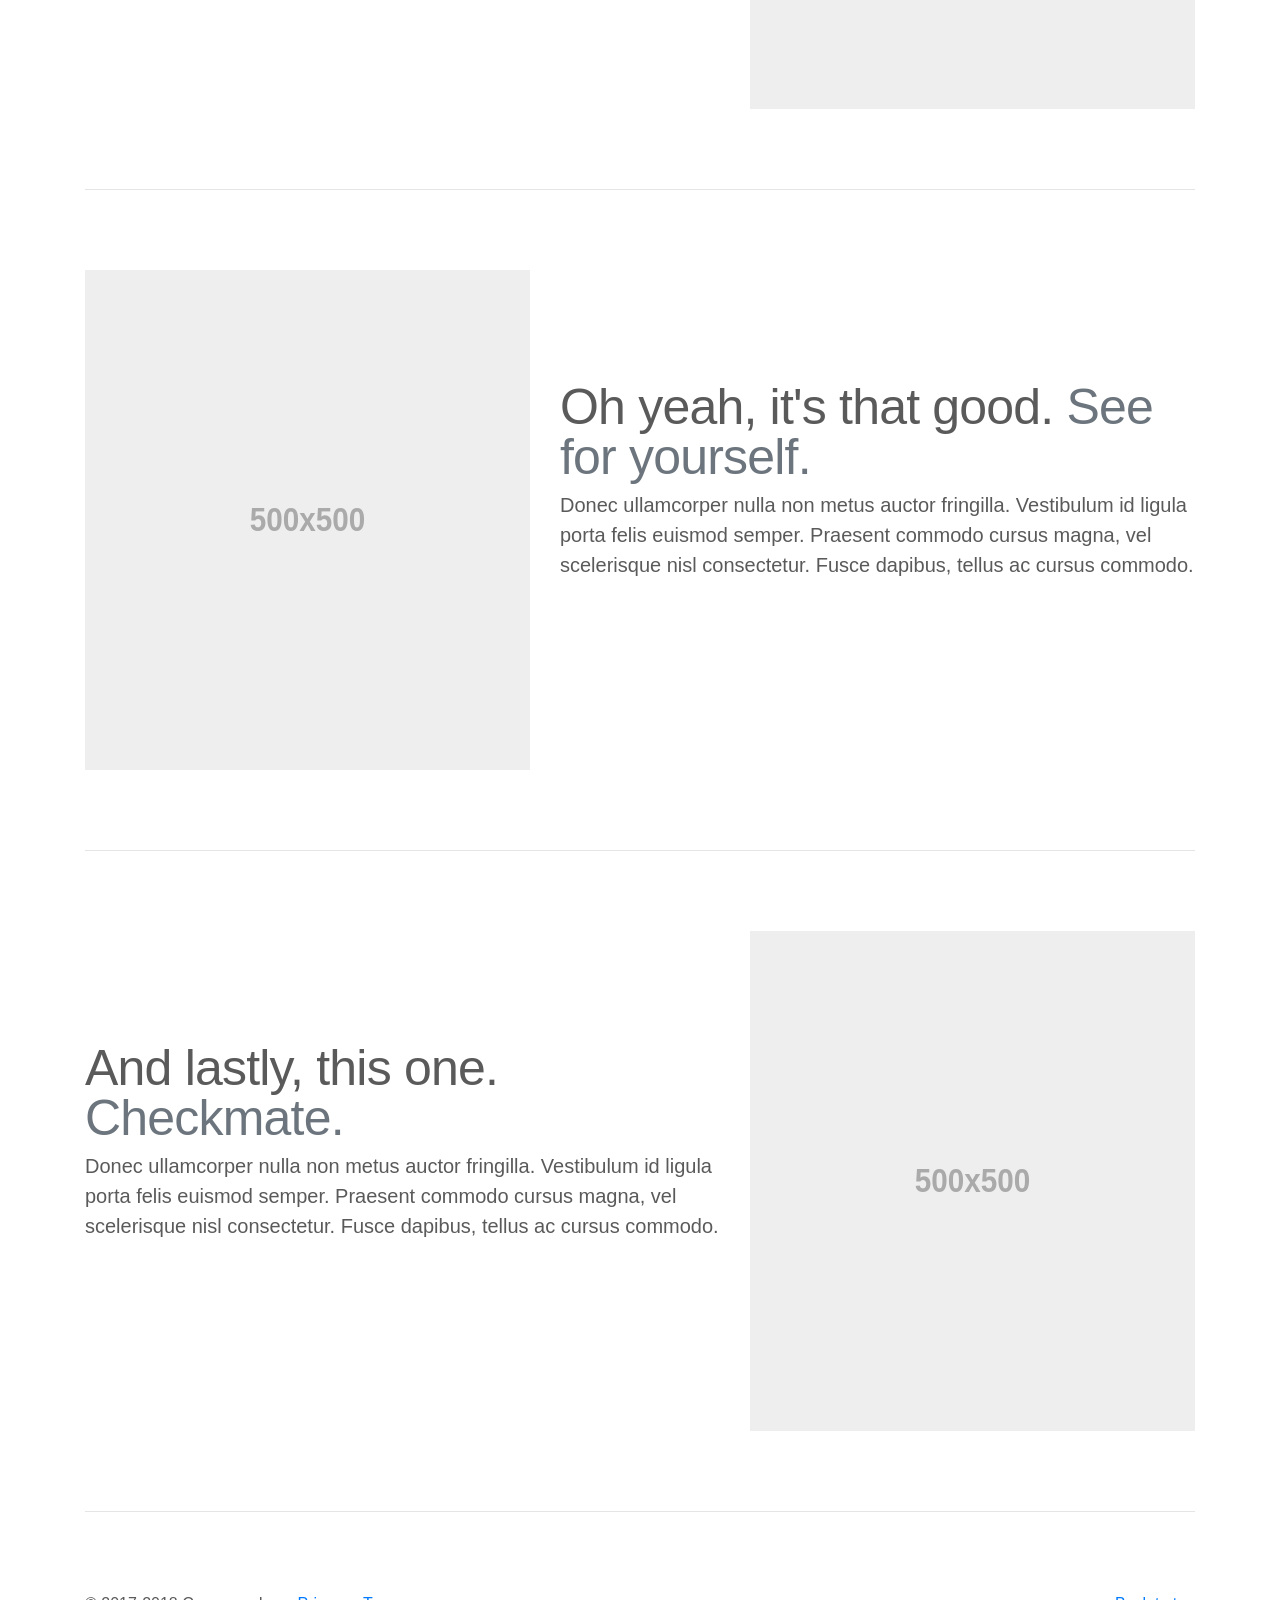
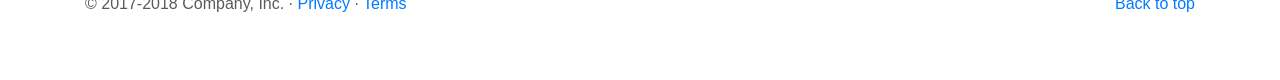
<file: tema3/video/albumBootstrap/bootstrap-4.0.0/docs/4.0/examples/carousel/index.html>
<!doctype html>
<html lang="en">
  <head>
    <meta charset="utf-8">
    <meta name="viewport" content="width=device-width, initial-scale=1, shrink-to-fit=no">
    <meta name="description" content="">
    <meta name="author" content="">
    <link rel="icon" href="../../../../favicon.ico">

    <title>Carousel Template for Bootstrap</title>

    <!-- Bootstrap core CSS -->
    <link href="../../../../dist/css/bootstrap.min.css" rel="stylesheet">

    <!-- Custom styles for this template -->
    <link href="carousel.css" rel="stylesheet">
  </head>
  <body>

    <header>
      <nav class="navbar navbar-expand-md navbar-dark fixed-top bg-dark">
        <a class="navbar-brand" href="#">Carousel</a>
        <button class="navbar-toggler" type="button" data-toggle="collapse" data-target="#navbarCollapse" aria-controls="navbarCollapse" aria-expanded="false" aria-label="Toggle navigation">
          <span class="navbar-toggler-icon"></span>
        </button>
        <div class="collapse navbar-collapse" id="navbarCollapse">
          <ul class="navbar-nav mr-auto">
            <li class="nav-item active">
              <a class="nav-link" href="#">Home <span class="sr-only">(current)</span></a>
            </li>
            <li class="nav-item">
              <a class="nav-link" href="#">Link</a>
            </li>
            <li class="nav-item">
              <a class="nav-link disabled" href="#">Disabled</a>
            </li>
          </ul>
          <form class="form-inline mt-2 mt-md-0">
            <input class="form-control mr-sm-2" type="text" placeholder="Search" aria-label="Search">
            <button class="btn btn-outline-success my-2 my-sm-0" type="submit">Search</button>
          </form>
        </div>
      </nav>
    </header>

    <main role="main">

      <div id="myCarousel" class="carousel slide" data-ride="carousel">
        <ol class="carousel-indicators">
          <li data-target="#myCarousel" data-slide-to="0" class="active"></li>
          <li data-target="#myCarousel" data-slide-to="1"></li>
          <li data-target="#myCarousel" data-slide-to="2"></li>
        </ol>
        <div class="carousel-inner">
          <div class="carousel-item active">
            <img class="first-slide" src="[data-uri]" alt="First slide">
            <div class="container">
              <div class="carousel-caption text-left">
                <h1>Example headline.</h1>
                <p>Cras justo odio, dapibus ac facilisis in, egestas eget quam. Donec id elit non mi porta gravida at eget metus. Nullam id dolor id nibh ultricies vehicula ut id elit.</p>
                <p><a class="btn btn-lg btn-primary" href="#" role="button">Sign up today</a></p>
              </div>
            </div>
          </div>
          <div class="carousel-item">
            <img class="second-slide" src="[data-uri]" alt="Second slide">
            <div class="container">
              <div class="carousel-caption">
                <h1>Another example headline.</h1>
                <p>Cras justo odio, dapibus ac facilisis in, egestas eget quam. Donec id elit non mi porta gravida at eget metus. Nullam id dolor id nibh ultricies vehicula ut id elit.</p>
                <p><a class="btn btn-lg btn-primary" href="#" role="button">Learn more</a></p>
              </div>
            </div>
          </div>
          <div class="carousel-item">
            <img class="third-slide" src="[data-uri]" alt="Third slide">
            <div class="container">
              <div class="carousel-caption text-right">
                <h1>One more for good measure.</h1>
                <p>Cras justo odio, dapibus ac facilisis in, egestas eget quam. Donec id elit non mi porta gravida at eget metus. Nullam id dolor id nibh ultricies vehicula ut id elit.</p>
                <p><a class="btn btn-lg btn-primary" href="#" role="button">Browse gallery</a></p>
              </div>
            </div>
          </div>
        </div>
        <a class="carousel-control-prev" href="#myCarousel" role="button" data-slide="prev">
          <span class="carousel-control-prev-icon" aria-hidden="true"></span>
          <span class="sr-only">Previous</span>
        </a>
        <a class="carousel-control-next" href="#myCarousel" role="button" data-slide="next">
          <span class="carousel-control-next-icon" aria-hidden="true"></span>
          <span class="sr-only">Next</span>
        </a>
      </div>


      <!-- Marketing messaging and featurettes
      ================================================== -->
      <!-- Wrap the rest of the page in another container to center all the content. -->

      <div class="container marketing">

        <!-- Three columns of text below the carousel -->
        <div class="row">
          <div class="col-lg-4">
            <img class="rounded-circle" src="[data-uri]" alt="Generic placeholder image" width="140" height="140">
            <h2>Heading</h2>
            <p>Donec sed odio dui. Etiam porta sem malesuada magna mollis euismod. Nullam id dolor id nibh ultricies vehicula ut id elit. Morbi leo risus, porta ac consectetur ac, vestibulum at eros. Praesent commodo cursus magna.</p>
            <p><a class="btn btn-secondary" href="#" role="button">View details &raquo;</a></p>
          </div><!-- /.col-lg-4 -->
          <div class="col-lg-4">
            <img class="rounded-circle" src="[data-uri]" alt="Generic placeholder image" width="140" height="140">
            <h2>Heading</h2>
            <p>Duis mollis, est non commodo luctus, nisi erat porttitor ligula, eget lacinia odio sem nec elit. Cras mattis consectetur purus sit amet fermentum. Fusce dapibus, tellus ac cursus commodo, tortor mauris condimentum nibh.</p>
            <p><a class="btn btn-secondary" href="#" role="button">View details &raquo;</a></p>
          </div><!-- /.col-lg-4 -->
          <div class="col-lg-4">
            <img class="rounded-circle" src="[data-uri]" alt="Generic placeholder image" width="140" height="140">
            <h2>Heading</h2>
            <p>Donec sed odio dui. Cras justo odio, dapibus ac facilisis in, egestas eget quam. Vestibulum id ligula porta felis euismod semper. Fusce dapibus, tellus ac cursus commodo, tortor mauris condimentum nibh, ut fermentum massa justo sit amet risus.</p>
            <p><a class="btn btn-secondary" href="#" role="button">View details &raquo;</a></p>
          </div><!-- /.col-lg-4 -->
        </div><!-- /.row -->


        <!-- START THE FEATURETTES -->

        <hr class="featurette-divider">

        <div class="row featurette">
          <div class="col-md-7">
            <h2 class="featurette-heading">First featurette heading. <span class="text-muted">It'll blow your mind.</span></h2>
            <p class="lead">Donec ullamcorper nulla non metus auctor fringilla. Vestibulum id ligula porta felis euismod semper. Praesent commodo cursus magna, vel scelerisque nisl consectetur. Fusce dapibus, tellus ac cursus commodo.</p>
          </div>
          <div class="col-md-5">
            <img class="featurette-image img-fluid mx-auto" data-src="holder.js/500x500/auto" alt="Generic placeholder image">
          </div>
        </div>

        <hr class="featurette-divider">

        <div class="row featurette">
          <div class="col-md-7 order-md-2">
            <h2 class="featurette-heading">Oh yeah, it's that good. <span class="text-muted">See for yourself.</span></h2>
            <p class="lead">Donec ullamcorper nulla non metus auctor fringilla. Vestibulum id ligula porta felis euismod semper. Praesent commodo cursus magna, vel scelerisque nisl consectetur. Fusce dapibus, tellus ac cursus commodo.</p>
          </div>
          <div class="col-md-5 order-md-1">
            <img class="featurette-image img-fluid mx-auto" data-src="holder.js/500x500/auto" alt="Generic placeholder image">
          </div>
        </div>

        <hr class="featurette-divider">

        <div class="row featurette">
          <div class="col-md-7">
            <h2 class="featurette-heading">And lastly, this one. <span class="text-muted">Checkmate.</span></h2>
            <p class="lead">Donec ullamcorper nulla non metus auctor fringilla. Vestibulum id ligula porta felis euismod semper. Praesent commodo cursus magna, vel scelerisque nisl consectetur. Fusce dapibus, tellus ac cursus commodo.</p>
          </div>
          <div class="col-md-5">
            <img class="featurette-image img-fluid mx-auto" data-src="holder.js/500x500/auto" alt="Generic placeholder image">
          </div>
        </div>

        <hr class="featurette-divider">

        <!-- /END THE FEATURETTES -->

      </div><!-- /.container -->


      <!-- FOOTER -->
      <footer class="container">
        <p class="float-right"><a href="#">Back to top</a></p>
        <p>&copy; 2017-2018 Company, Inc. &middot; <a href="#">Privacy</a> &middot; <a href="#">Terms</a></p>
      </footer>
    </main>

    <!-- Bootstrap core JavaScript
    ================================================== -->
    <!-- Placed at the end of the document so the pages load faster -->
    <script src="https://code.jquery.com/jquery-3.2.1.slim.min.js" integrity="sha384-KJ3o2DKtIkvYIK3UENzmM7KCkRr/rE9/Qpg6aAZGJwFDMVNA/GpGFF93hXpG5KkN" crossorigin="anonymous"></script>
    <script>window.jQuery || document.write('<script src="../../../../assets/js/vendor/jquery-slim.min.js"><\/script>')</script>
    <script src="../../../../assets/js/vendor/popper.min.js"></script>
    <script src="../../../../dist/js/bootstrap.min.js"></script>
    <!-- Just to make our placeholder images work. Don't actually copy the next line! -->
    <script src="../../../../assets/js/vendor/holder.min.js"></script>
  </body>
</html>
</file>
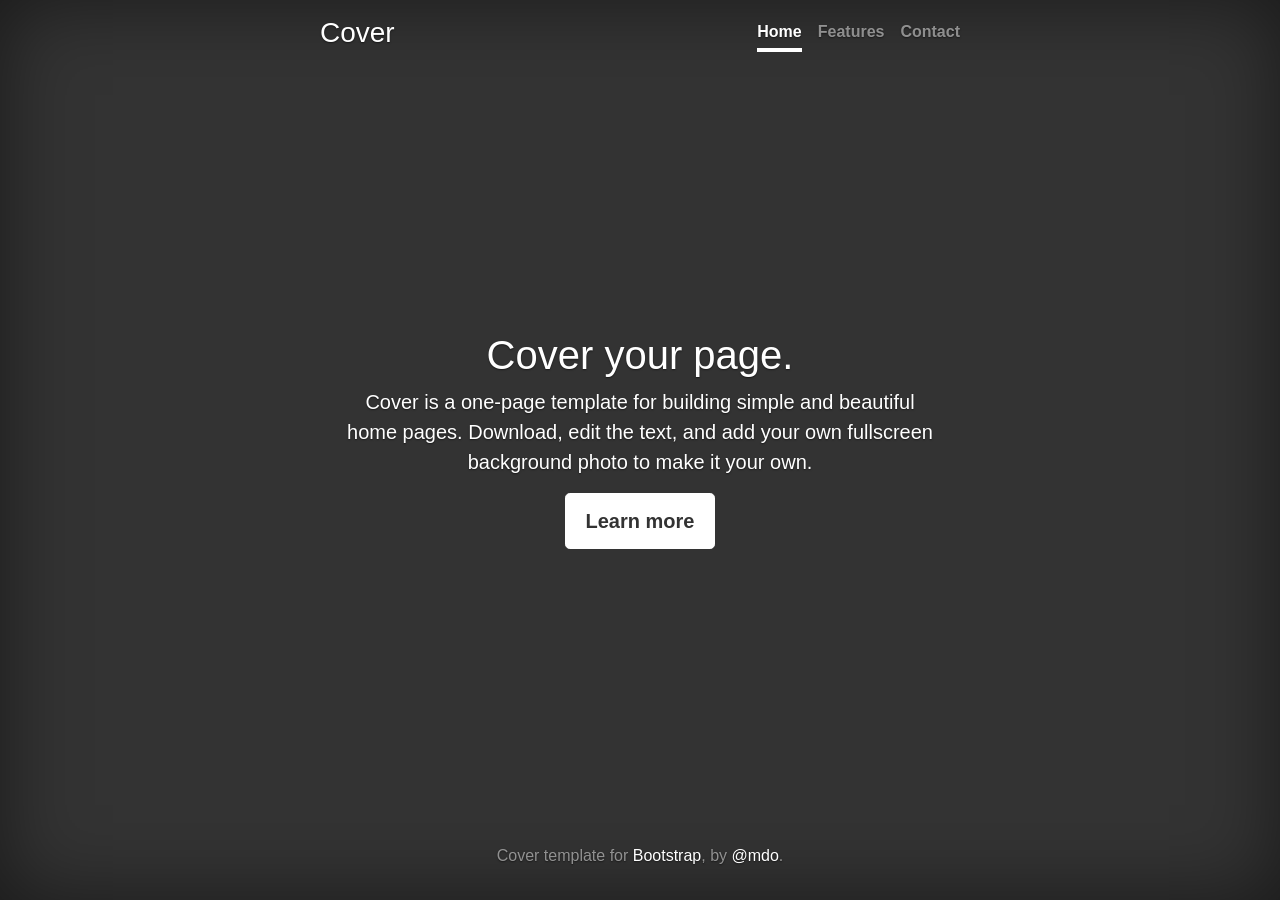
<file: tema3/video/albumBootstrap/bootstrap-4.0.0/docs/4.0/examples/cover/index.html>
<!doctype html>
<html lang="en">
  <head>
    <meta charset="utf-8">
    <meta name="viewport" content="width=device-width, initial-scale=1, shrink-to-fit=no">
    <meta name="description" content="">
    <meta name="author" content="">
    <link rel="icon" href="../../../../favicon.ico">

    <title>Cover Template for Bootstrap</title>

    <!-- Bootstrap core CSS -->
    <link href="../../../../dist/css/bootstrap.min.css" rel="stylesheet">

    <!-- Custom styles for this template -->
    <link href="cover.css" rel="stylesheet">
  </head>

  <body class="text-center">

    <div class="cover-container d-flex h-100 p-3 mx-auto flex-column">
      <header class="masthead mb-auto">
        <div class="inner">
          <h3 class="masthead-brand">Cover</h3>
          <nav class="nav nav-masthead justify-content-center">
            <a class="nav-link active" href="#">Home</a>
            <a class="nav-link" href="#">Features</a>
            <a class="nav-link" href="#">Contact</a>
          </nav>
        </div>
      </header>

      <main role="main" class="inner cover">
        <h1 class="cover-heading">Cover your page.</h1>
        <p class="lead">Cover is a one-page template for building simple and beautiful home pages. Download, edit the text, and add your own fullscreen background photo to make it your own.</p>
        <p class="lead">
          <a href="#" class="btn btn-lg btn-secondary">Learn more</a>
        </p>
      </main>

      <footer class="mastfoot mt-auto">
        <div class="inner">
          <p>Cover template for <a href="https://getbootstrap.com/">Bootstrap</a>, by <a href="https://twitter.com/mdo">@mdo</a>.</p>
        </div>
      </footer>
    </div>


    <!-- Bootstrap core JavaScript
    ================================================== -->
    <!-- Placed at the end of the document so the pages load faster -->
    <script src="https://code.jquery.com/jquery-3.2.1.slim.min.js" integrity="sha384-KJ3o2DKtIkvYIK3UENzmM7KCkRr/rE9/Qpg6aAZGJwFDMVNA/GpGFF93hXpG5KkN" crossorigin="anonymous"></script>
    <script>window.jQuery || document.write('<script src="../../../../assets/js/vendor/jquery-slim.min.js"><\/script>')</script>
    <script src="../../../../assets/js/vendor/popper.min.js"></script>
    <script src="../../../../dist/js/bootstrap.min.js"></script>
  </body>
</html>
</file>
<file: tema2/animarMenus-Responsive/main.css>
body, 
html {
  margin: 0;
  padding: 0;
  width: 100%;
  height: 100%;
}

body {
  font-family: Roboto;
  font-size: 12px;
  color: #424242;
}

h1,
h2,
h3,
h4,
h5 {
  margin: 0; 
}

header,
nav, 
footer, 
section, 
article, 
div {
  box-sizing: border-box;
}

ul {
  list-style: none;
  padding: 0;
  margin: 0;
}


/*
 *
 * Common
 * 
 */

.news__more {
  float: right;
  font-size: .8em;
  color: #333;
  text-decoration: none;
}


/*
 *
 * Header
 *
 */

.header {
  box-shadow: 0 2px 5px rgba(0, 0, 0, 0.26);
  min-height: 56px;
  transition: min-height 0.3s;
}

.header__inner {
  width: 100%;
  margin-left: auto;
  margin-right: auto;
}

.header__logo {
  height: 72px;
  margin-right: 1em;
  vertical-align: top;
  margin-top: 12px;
}

.header__title {
  font-weight: 300;
  font-size: 4em;
  margin: 0.5em 0.25em;
  display: inline-block;
  color: #212121;
}


/*
 *
 * Top Level Navigation
 *
 */

.nav {
  width: 100%;
  margin-left: auto;
  margin-right: auto;
}

.nav__list {
  width: 100%;
  padding: 0;
  margin: 0;
}

.nav__item {
  box-sizing: border-box;
  display: inline-block;
  width: 24%;
  text-align: center;
  line-height: 24px;
  padding: 24px;
  text-transform: uppercase;
}

.nav a {
  text-decoration: none;
  color: #616161;
  padding: 1.5em;
}

.nav a:hover {
  text-decoration: underline;
  color: #212121;
}


/*
 *
 * Main
 *
 */

main {
  box-shadow: 0 2px 5px rgba(0, 0, 0, 0.26);
  width: 100%;
  margin-left: auto;
  margin-right: auto;
}

/*
 *
 * Content
 *
 */


/*
 *
 * Hero
 *
 */

.hero {
  width: 100%;
  position: relative;
  background-image: url("./images/dog.jpg");
  background-size: cover;
  height: 300px;
}

.hero article {
  box-sizing: border-box;
  background-color: #000;
  background-color: rgba(0, 0, 0, 0.7);
  position: absolute;
  bottom: 0;
  height: 40%;
  width: 100%;
  color: #fff;
  padding: 1em;
}


/*
 *
 * Top News
 *
 */

.top-news {
  height: 300px;
  border-bottom: 1px solid #E0E0E0;
  padding: 1em;
}

.news__title {
  font-weight: 300;
  border-bottom: 1px solid #E0E0E0;
  line-height: 24px;
  font-size: 16px;
}

.top-news__item {
  border-bottom: 1px solid #E0E0E0;
  padding: 1em 0;
  line-height: 19.2px;
}

.top-news__item:before {
  content: "» ";
}

.top-news__item:last-child {
  border-bottom: none;
}

.top-news__item a {
  text-decoration: none;
  color: #666;
}

.top-news__item a:hover,
.top-news__item a:active {
  text-decoration: underline;
}


/*
 *
 * Sport Scores
 *
 */

.scores {
  padding-top: 1em;
}

.scores__table {
  width: 100%;
  border-collapse: collapse;
}

.scores__table th,
.scores__table td {
  padding: 1em; 
}

.scores__table th {
  color: #fff;
  font-weight: 300;
  background-color: #78909C;
}

.scores__table tr:nth-child(odd) td {
  background-color: #fff;
}

.scores__table tr:nth-child(even) td {
  background-color: #eceff1;
}

.scores__table td.winner {
  font-weight: bold;
}

.scores__table td:nth-child(3) {
  text-align: right;
}

.scores__table td:nth-child(2),
.scores__table td:nth-child(5) {
  text-align: center;
}

/*
 *
 * Weather
 *
 */

.weather {
  padding: 1em;
}

.weather__location {
  display: block;
  font-weight: 300;
  font-size: 1.5em;
}

.weather__desc {
  display: block;
  font-size: 1.2em;
}

.weather__today {
  width: 60%;
  vertical-align: middle;
}

.weather__today__image {
  vertical-align: middle
}

.weather__today__temp {
  font-size: 3em;
}

.weather__today__deg {
  font-size: 2em;
  display: inline;
}

.weather__next__item {
  display: inline-block;
  width: 20%;
  text-align: center;
}

.weather__next__item span {
  display: block;
}

.weather__next__image {
  width: 100%;
}


/*
 *
 * Recent News
 *
 */

.recent-news {
  clear: both;
  padding: 1em;
}

.snippet {
  clear: both;
  margin: 24px 0;
}

.snippet__thumbnail {
  width: 100px;
  float: left;
  margin-right: 1em;
}

.snippet__title {
  font-weight: 500;
}

.snippet__title a {
  text-decoration: none;
  color: #666;
}

.snippet__title a:hover,
.snippet__title a:active {
  text-decoration: underline;
}


/*
 *
 * Footer
 *
 */

footer {
  border-top: 1px solid #E0E0E0;
  padding: 1em;
  width: 100%;
}

footer li {
  display: inline-block;
  margin: 0 1em;
}

footer a {
  text-decoration: none;
  color: #333;
  padding: 1.5em;
}
</file>
<file: tema2/animarMenus-Responsive/responsive.css>
.content{
    display: flex;
    flex-wrap: wrap; 
}
.header__menu {
    display: none;
  }

.contenedorLista {
    display: flex;
    flex-wrap: wrap;
}

.hero, .top-news, .scores, .weather, .recent-news {
    order: 3;/*Para que se pueda cumplir la query de 700px*/
  }

  
@media screen and (max-width: 549px) {
    .header__logo {
      height: 48px;
      margin-right: 0.5em;
    }
    .header__title {
      margin-left: 0;
      font-size: 2em;
      vertical-align: bottom; 
    }
    .nav {
      z-index: 10;
      background-color: white;
      width: 300px;
      position: absolute;
      /* This trasform moves the drawer off canvas. */
      -webkit-transform: translate(-300px, 0);
      transform: translate(-300px, 0);
      /* Optionally, we animate the drawer. */
      transition: transform 0.3s ease;
    }
    .nav.open {
      -webkit-transform: translate(0, 0);
      transform: translate(0, 0);
    }
    .nav__item {
      display: list-item;
      border-bottom: 1px solid #E0E0E0;
      width: 100%;
      text-align: left;
    }
    .header__menu {
      display: inline-block;
      position: absolute;
      right: 0;
      padding: 1em;
    }
    .header__menu svg {
      width: 32px;
      fill: #E0E0E0;
    }
  }

@media screen and (min-width: 550px) {
    .hero {
      order: 0;
      width: 60%;
    }
    .weather {
      order: 1; /*Este será el segundo, pegado al .hero, y el resto irá por debajo*/
      width: 40%;
    }
  }

  @media screen and (min-width: 680px) {
    .snippet1, .snippet2{
      width: 50%;
    }

    .snippet3, .snippet4{
        width: 50%;
      }
}
  
  @media screen and (min-width: 700px) {
    .hero {
      order:0;
      width: 50%;
    }
    .top-news {
      order: 1;/*Ahora serán las top news las primeras*/
      width: 50%;
    }
    .scores {
      order: 2;
      width: 60%;
    }
    .weather {
      order: 3;
    }
  }
  
  @media screen and (min-width: 850px) {
    body {
      width: 850px;
      margin-left: auto;
      margin-right: auto;
    }
}
      /*
      These are the responsive styles. Throw some breakpoints in here!
      */
</file>
<file: tema2/SASS y Flexbox/maquetar/css/style.css>
header{
  background-color: blueviolet;
}
.container {
  background-color: #1976d2;
  justify-content: flex-start;
}
.container ul {
  list-style: none;
}
.container li {
  background-color: aqua;
}

.principal {
  background-color: rgb(105, 105, 105);
}

.containerMain {
  background-color: rgb(105, 105, 105);
}

nav {
  display: flex;
  justify-content: space-between;
}

ul {
  display: flex;
  list-style: none;
}

li {
  margin: 3px;
  padding: 3px;
}

.logo {
  width: 100px;
}

body {
  flex-wrap: wrap;
  flex-direction: row-reverse;
}
.containerPrin{
  display: flex;
  flex-direction: row;
}
.containerAside {
  display: flex;
  flex-direction: column;
}

.igmAside {
  width: 300px;
  height: 250px;
}

footer {
  display: flex;
  flex-direction: row;
  justify-content: space-around;
  align-content: flex-start;
  background-color: blueviolet;
}

/*
.main{
flex-direction:row;
}

*/

/*# sourceMappingURL=style.css.map */
</file>
<file: tema2/Diseño web adaptable/appTemperatura/muestra/style.css>
/* Copyright 2018 Google LLC. SPDX-License-Identifier: Apache-2.0 */


/* CSS files add styling rules to your content */

* {
    -moz-box-sizing: border-box;
    box-sizing: border-box;
    -webkit-font-smoothing: antialiased;
    /*border: 1px solid #999;*/
}

body {
    font-family: Roboto, Arial;
    font-size: 0.8em;
    color: #666;
    overflow-y: hidden;
}

.icon {
    background-repeat: no-repeat;
    display: inline-block;
    margin-left: auto;
    margin-right: auto;
    background-size: contain;
}

.icon.rain {
    background-image: url("https://cdn.glitch.com/837e1dde-8f7c-4df4-8d84-9200a53f45cc%2Frain_s_cloudy.png?v=1588942692675");
}

.icon.sunny {
    background-image: url("https://cdn.glitch.com/837e1dde-8f7c-4df4-8d84-9200a53f45cc%2Fsunny.png?v=1588942701577");
}

.icon.pc {
    background-image: url("https://cdn.glitch.com/837e1dde-8f7c-4df4-8d84-9200a53f45cc%2Fpartly_cloudy.png?v=1588942697934");
}

.icon.sshowers {
    background-image: url("https://cdn.glitch.com/837e1dde-8f7c-4df4-8d84-9200a53f45cc%2Frain_s_cloudy.png?v=1588942692675");
}

.icon.cloudy {
    background-image: url("https://cdn.glitch.com/837e1dde-8f7c-4df4-8d84-9200a53f45cc%2Fcloudy.png?v=1588942708821");
}

.icon.thunder {
    background-image: url("https://cdn.glitch.com/837e1dde-8f7c-4df4-8d84-9200a53f45cc%2Fthunderstorms.png?v=1588942705076");
}

.weather-forecast {
    padding: 10px 10px 0 10px;
    display: inline-block;
}


/* Header row */

.location {
    font-size: 3em;
    color: #444;
}

.date {}

.desc {}


/* Current Weather Summary */

.current {
    overflow: auto;
    width: 100%;
    margin-bottom: 15px;
}

.current .visual {
    width: 50%;
    float: left;
}

.current .description {
    width: 50%;
    float: left;
}


/* Current Weather -
Visual */

.visual .icon {
    width: 64px;
    height: 64px;
}

.temp {
    font-size: 2.5em;
    display: inline-block;
    vertical-align: top;
}

.scale {
    vertical-align: top;
    display: inline-block;
    margin-top: 6px;
    color: #888;
}


/* General Labels */

.wind:before {
    content: "Wind: ";
    color: #888;
}

.precip:before {
    content: "Precipitation: ";
    color: #888;
}

.humidity:before {
    content: "Humidity: ";
    color: #888;
}

.pollen:before {
    content: "Pollen Count: ";
    color: #888;
}

.pcount:before {
    content: "Pollen ";
    color: #888;
}


/* Seven Day Forecast */

.seven-day div {
    vertical-align: middle;
}

.seven-day-fc {
    margin: 0 -11px -1px -11px;
    padding: 10px;
}

.seven-day-fc div {
    display: inline-block;
}

.seven-day-fc .date {
    font-weight: bold;
    color: #444;
}

.seven-day-fc .icon {
    width: 50px;
    height: 50px;
}

.seven-day-fc .seven-day-temp {
    text-align: center;
}

.seven-day-fc .temp-high {
    color: #444;
}

.seven-day-fc .temp-low {
    color: #888;
}

.seven-day-fc .temp-low,
.seven-day-fc .temp-high {
    display: block;
}

.seven-day-fc .pcount {
    text-align: center;
}

@media (max-width: 600px) {
    .weather-forecast {
        width: 100%;
    }
    .seven-day-fc {
        border-top: 1px solid rgba(0, 0, 0, 0.2);
    }
    .seven-day-fc:last-of-type {
        border-bottom: 1px solid rgba(0, 0, 0, 0.2);
    }
    .seven-day-fc .date {
        width: 30%;
    }
    .seven-day-fc .seven-day-temp {
        width: 30%;
    }
    .seven-day-fc .pcount {
        width: 16%;
    }
}

@media (min-width: 601px) {
    body {
        font-size: 1em;
    }
    .weather-forecast {
        width: 100%;
        box-shadow: 0 1px 4px rgba(0, 0, 0, 0.2);
    }
    .seven-day-fc {
        display: inline-block;
        width: 13.5%;
        margin: 0;
        border: none;
        font-size: 0.8em;
    }
    .seven-day-fc div {
        display: block;
        text-align: center;
    }
    .seven-day-fc .date {
        text-align: center;
    }
    .seven-day-fc .temp-low,
    .seven-day-fc .temp-high {
        display: inline;
    }
    .seven-day-fc .seven-day-temp {
        font-size: 1.25em;
    }
    .seven-day-fc .icon {
        width: 64px;
        height: 64px;
    }
}

@media (min-width: 360px) {
    body {
        font-size: 1.0em;
    }
}

@media (min-width: 500px) {
    .seven-day-fc .temp-low,
    .seven-day-fc .temp-high {
        display: inline-block;
        width: 45%;
    }
    .seven-day-fc .seven-day-temp {
        margin-left: 5%;
    }
    .seven-day-fc .icon {
        width: 64px;
        height: 64px;
    }
}

@media (min-width: 700px) {
    .weather-forecast {
        width: 700px;
    }
}
</file>
<file: tema3/video/albumBootstrap/bootstrap-4.0.0/docs/4.0/examples/blog/blog.css>
/* stylelint-disable selector-list-comma-newline-after */

.blog-header {
  line-height: 1;
  border-bottom: 1px solid #e5e5e5;
}

.blog-header-logo {
  font-family: "Playfair Display", Georgia, "Times New Roman", serif;
  font-size: 2.25rem;
}

.blog-header-logo:hover {
  text-decoration: none;
}

h1, h2, h3, h4, h5, h6 {
  font-family: "Playfair Display", Georgia, "Times New Roman", serif;
}

.display-4 {
  font-size: 2.5rem;
}
@media (min-width: 768px) {
  .display-4 {
    font-size: 3rem;
  }
}

.nav-scroller {
  position: relative;
  z-index: 2;
  height: 2.75rem;
  overflow-y: hidden;
}

.nav-scroller .nav {
  display: -webkit-box;
  display: -ms-flexbox;
  display: flex;
  -ms-flex-wrap: nowrap;
  flex-wrap: nowrap;
  padding-bottom: 1rem;
  margin-top: -1px;
  overflow-x: auto;
  text-align: center;
  white-space: nowrap;
  -webkit-overflow-scrolling: touch;
}

.nav-scroller .nav-link {
  padding-top: .75rem;
  padding-bottom: .75rem;
  font-size: .875rem;
}

.card-img-right {
  height: 100%;
  border-radius: 0 3px 3px 0;
}

.flex-auto {
  -ms-flex: 0 0 auto;
  -webkit-box-flex: 0;
  flex: 0 0 auto;
}

.h-250 { height: 250px; }
@media (min-width: 768px) {
  .h-md-250 { height: 250px; }
}

.border-top { border-top: 1px solid #e5e5e5; }
.border-bottom { border-bottom: 1px solid #e5e5e5; }

.box-shadow { box-shadow: 0 .25rem .75rem rgba(0, 0, 0, .05); }

/*
 * Blog name and description
 */
.blog-title {
  margin-bottom: 0;
  font-size: 2rem;
  font-weight: 400;
}
.blog-description {
  font-size: 1.1rem;
  color: #999;
}

@media (min-width: 40em) {
  .blog-title {
    font-size: 3.5rem;
  }
}

/* Pagination */
.blog-pagination {
  margin-bottom: 4rem;
}
.blog-pagination > .btn {
  border-radius: 2rem;
}

/*
 * Blog posts
 */
.blog-post {
  margin-bottom: 4rem;
}
.blog-post-title {
  margin-bottom: .25rem;
  font-size: 2.5rem;
}
.blog-post-meta {
  margin-bottom: 1.25rem;
  color: #999;
}

/*
 * Footer
 */
.blog-footer {
  padding: 2.5rem 0;
  color: #999;
  text-align: center;
  background-color: #f9f9f9;
  border-top: .05rem solid #e5e5e5;
}
.blog-footer p:last-child {
  margin-bottom: 0;
}
</file>
<file: tema3/video/albumBootstrap/bootstrap-4.0.0/docs/4.0/examples/carousel/carousel.css>
/* GLOBAL STYLES
-------------------------------------------------- */
/* Padding below the footer and lighter body text */

body {
  padding-top: 3rem;
  padding-bottom: 3rem;
  color: #5a5a5a;
}


/* CUSTOMIZE THE CAROUSEL
-------------------------------------------------- */

/* Carousel base class */
.carousel {
  margin-bottom: 4rem;
}
/* Since positioning the image, we need to help out the caption */
.carousel-caption {
  bottom: 3rem;
  z-index: 10;
}

/* Declare heights because of positioning of img element */
.carousel-item {
  height: 32rem;
  background-color: #777;
}
.carousel-item > img {
  position: absolute;
  top: 0;
  left: 0;
  min-width: 100%;
  height: 32rem;
}


/* MARKETING CONTENT
-------------------------------------------------- */

/* Center align the text within the three columns below the carousel */
.marketing .col-lg-4 {
  margin-bottom: 1.5rem;
  text-align: center;
}
.marketing h2 {
  font-weight: 400;
}
.marketing .col-lg-4 p {
  margin-right: .75rem;
  margin-left: .75rem;
}


/* Featurettes
------------------------- */

.featurette-divider {
  margin: 5rem 0; /* Space out the Bootstrap <hr> more */
}

/* Thin out the marketing headings */
.featurette-heading {
  font-weight: 300;
  line-height: 1;
  letter-spacing: -.05rem;
}


/* RESPONSIVE CSS
-------------------------------------------------- */

@media (min-width: 40em) {
  /* Bump up size of carousel content */
  .carousel-caption p {
    margin-bottom: 1.25rem;
    font-size: 1.25rem;
    line-height: 1.4;
  }

  .featurette-heading {
    font-size: 50px;
  }
}

@media (min-width: 62em) {
  .featurette-heading {
    margin-top: 7rem;
  }
}
</file>
<file: tema3/video/albumBootstrap/bootstrap-4.0.0/docs/4.0/examples/cover/cover.css>
/*
 * Globals
 */

/* Links */
a,
a:focus,
a:hover {
  color: #fff;
}

/* Custom default button */
.btn-secondary,
.btn-secondary:hover,
.btn-secondary:focus {
  color: #333;
  text-shadow: none; /* Prevent inheritance from `body` */
  background-color: #fff;
  border: .05rem solid #fff;
}


/*
 * Base structure
 */

html,
body {
  height: 100%;
  background-color: #333;
}

body {
  display: -ms-flexbox;
  display: -webkit-box;
  display: flex;
  -ms-flex-pack: center;
  -webkit-box-pack: center;
  justify-content: center;
  color: #fff;
  text-shadow: 0 .05rem .1rem rgba(0, 0, 0, .5);
  box-shadow: inset 0 0 5rem rgba(0, 0, 0, .5);
}

.cover-container {
  max-width: 42em;
}


/*
 * Header
 */
.masthead {
  margin-bottom: 2rem;
}

.masthead-brand {
  margin-bottom: 0;
}

.nav-masthead .nav-link {
  padding: .25rem 0;
  font-weight: 700;
  color: rgba(255, 255, 255, .5);
  background-color: transparent;
  border-bottom: .25rem solid transparent;
}

.nav-masthead .nav-link:hover,
.nav-masthead .nav-link:focus {
  border-bottom-color: rgba(255, 255, 255, .25);
}

.nav-masthead .nav-link + .nav-link {
  margin-left: 1rem;
}

.nav-masthead .active {
  color: #fff;
  border-bottom-color: #fff;
}

@media (min-width: 48em) {
  .masthead-brand {
    float: left;
  }
  .nav-masthead {
    float: right;
  }
}


/*
 * Cover
 */
.cover {
  padding: 0 1.5rem;
}
.cover .btn-lg {
  padding: .75rem 1.25rem;
  font-weight: 700;
}


/*
 * Footer
 */
.mastfoot {
  color: rgba(255, 255, 255, .5);
}
</file>
<file: tema2/parallax-template/css/style.css>
/* Custom Stylesheet */
/**
 * Use this file to override Materialize files so you can update
 * the core Materialize files in the future
 *
 * Made By MaterializeCSS.com
 */

nav ul a,
nav .brand-logo {
  color: #444;
}

p {
  line-height: 2rem;
}

.sidenav-trigger {
  color: #fce4ec;
}

.parallax-container {
  min-height: 380px;
  line-height: 0;
  height: auto;
  color: rgba(255,255,255,.9);
}
  .parallax-container .section {
    width: 100%;
  }

@media only screen and (max-width : 992px) {
  .parallax-container .section {
    position: absolute;
    top: 40%;
  }
  #index-banner .section {
    top: 10%;
  }
}

@media only screen and (max-width : 600px) {
  #index-banner .section {
    top: 0;
  }
}

.icon-block {
  padding: 0 15px;
}
.icon-block .material-icons {
  font-size: inherit;
}

footer.page-footer {
  margin: 0;
  color: #fce4ec;
}

.btn-large waves-effect waves-light teal lighten-1{
  color: #fce4ec;
}


h5{
  color: #fce4ec;
}

.header center teal-text text-lighten-2{
  color: #e3f2fd;
}

.light-blue.lighten-5{color:#e1f5fe !important}

.blue.lighten-5{background-color:#E3F2FD !important}
</file>
<file: tema3/video/albumBootstrap/bootstrap-4.0.0/js/tests/vendor/qunit.css>
/*!
 * QUnit 2.4.1
 * https://qunitjs.com/
 *
 * Copyright jQuery Foundation and other contributors
 * Released under the MIT license
 * https://jquery.org/license
 *
 * Date: 2017-10-22T05:12Z
 */

/** Font Family and Sizes */

#qunit-tests, #qunit-header, #qunit-banner, #qunit-testrunner-toolbar, #qunit-filteredTest, #qunit-userAgent, #qunit-testresult {
	font-family: "Helvetica Neue Light", "HelveticaNeue-Light", "Helvetica Neue", Calibri, Helvetica, Arial, sans-serif;
}

#qunit-testrunner-toolbar, #qunit-filteredTest, #qunit-userAgent, #qunit-testresult, #qunit-tests li { font-size: small; }
#qunit-tests { font-size: smaller; }


/** Resets */

#qunit-tests, #qunit-header, #qunit-banner, #qunit-filteredTest, #qunit-userAgent, #qunit-testresult, #qunit-modulefilter {
	margin: 0;
	padding: 0;
}


/** Header (excluding toolbar) */

#qunit-header {
	padding: 0.5em 0 0.5em 1em;

	color: #8699A4;
	background-color: #0D3349;

	font-size: 1.5em;
	line-height: 1em;
	font-weight: 400;

	border-radius: 5px 5px 0 0;
}

#qunit-header a {
	text-decoration: none;
	color: #C2CCD1;
}

#qunit-header a:hover,
#qunit-header a:focus {
	color: #FFF;
}

#qunit-banner {
	height: 5px;
}

#qunit-filteredTest {
	padding: 0.5em 1em 0.5em 1em;
	color: #366097;
	background-color: #F4FF77;
}

#qunit-userAgent {
	padding: 0.5em 1em 0.5em 1em;
	color: #FFF;
	background-color: #2B81AF;
	text-shadow: rgba(0, 0, 0, 0.5) 2px 2px 1px;
}


/** Toolbar */

#qunit-testrunner-toolbar {
	padding: 0.5em 1em 0.5em 1em;
	color: #5E740B;
	background-color: #EEE;
}

#qunit-testrunner-toolbar .clearfix {
	height: 0;
	clear: both;
}

#qunit-testrunner-toolbar label {
	display: inline-block;
}

#qunit-testrunner-toolbar input[type=checkbox],
#qunit-testrunner-toolbar input[type=radio] {
	margin: 3px;
	vertical-align: -2px;
}

#qunit-testrunner-toolbar input[type=text] {
	box-sizing: border-box;
	height: 1.6em;
}

.qunit-url-config,
.qunit-filter,
#qunit-modulefilter {
	display: inline-block;
	line-height: 2.1em;
}

.qunit-filter,
#qunit-modulefilter {
	float: right;
	position: relative;
	margin-left: 1em;
}

.qunit-url-config label {
	margin-right: 0.5em;
}

#qunit-modulefilter-search {
	box-sizing: border-box;
	width: 400px;
}

#qunit-modulefilter-search-container:after {
	position: absolute;
	right: 0.3em;
	content: "\25bc";
	color: black;
}

#qunit-modulefilter-dropdown {
	/* align with #qunit-modulefilter-search */
	box-sizing: border-box;
	width: 400px;
	position: absolute;
	right: 0;
	top: 50%;
	margin-top: 0.8em;

	border: 1px solid #D3D3D3;
	border-top: none;
	border-radius: 0 0 .25em .25em;
	color: #000;
	background-color: #F5F5F5;
	z-index: 99;
}

#qunit-modulefilter-dropdown a {
	color: inherit;
	text-decoration: none;
}

#qunit-modulefilter-dropdown .clickable.checked {
	font-weight: bold;
	color: #000;
	background-color: #D2E0E6;
}

#qunit-modulefilter-dropdown .clickable:hover {
	color: #FFF;
	background-color: #0D3349;
}

#qunit-modulefilter-actions {
	display: block;
	overflow: auto;

	/* align with #qunit-modulefilter-dropdown-list */
	font: smaller/1.5em sans-serif;
}

#qunit-modulefilter-dropdown #qunit-modulefilter-actions > * {
	box-sizing: border-box;
	max-height: 2.8em;
	display: block;
	padding: 0.4em;
}

#qunit-modulefilter-dropdown #qunit-modulefilter-actions > button {
	float: right;
	font: inherit;
}

#qunit-modulefilter-dropdown #qunit-modulefilter-actions > :last-child {
	/* insert padding to align with checkbox margins */
	padding-left: 3px;
}

#qunit-modulefilter-dropdown-list {
	max-height: 200px;
	overflow-y: auto;
	margin: 0;
	border-top: 2px groove threedhighlight;
	padding: 0.4em 0 0;
	font: smaller/1.5em sans-serif;
}

#qunit-modulefilter-dropdown-list li {
	white-space: nowrap;
	overflow: hidden;
	text-overflow: ellipsis;
}

#qunit-modulefilter-dropdown-list .clickable {
	display: block;
	padding-left: 0.15em;
}


/** Tests: Pass/Fail */

#qunit-tests {
	list-style-position: inside;
}

#qunit-tests li {
	padding: 0.4em 1em 0.4em 1em;
	border-bottom: 1px solid #FFF;
	list-style-position: inside;
}

#qunit-tests > li {
	display: none;
}

#qunit-tests li.running,
#qunit-tests li.pass,
#qunit-tests li.fail,
#qunit-tests li.skipped,
#qunit-tests li.aborted {
	display: list-item;
}

#qunit-tests.hidepass {
	position: relative;
}

#qunit-tests.hidepass li.running,
#qunit-tests.hidepass li.pass:not(.todo) {
	visibility: hidden;
	position: absolute;
	width:   0;
	height:  0;
	padding: 0;
	border:  0;
	margin:  0;
}

#qunit-tests li strong {
	cursor: pointer;
}

#qunit-tests li.skipped strong {
	cursor: default;
}

#qunit-tests li a {
	padding: 0.5em;
	color: #C2CCD1;
	text-decoration: none;
}

#qunit-tests li p a {
	padding: 0.25em;
	color: #6B6464;
}
#qunit-tests li a:hover,
#qunit-tests li a:focus {
	color: #000;
}

#qunit-tests li .runtime {
	float: right;
	font-size: smaller;
}

.qunit-assert-list {
	margin-top: 0.5em;
	padding: 0.5em;

	background-color: #FFF;

	border-radius: 5px;
}

.qunit-source {
	margin: 0.6em 0 0.3em;
}

.qunit-collapsed {
	display: none;
}

#qunit-tests table {
	border-collapse: collapse;
	margin-top: 0.2em;
}

#qunit-tests th {
	text-align: right;
	vertical-align: top;
	padding: 0 0.5em 0 0;
}

#qunit-tests td {
	vertical-align: top;
}

#qunit-tests pre {
	margin: 0;
	white-space: pre-wrap;
	word-wrap: break-word;
}

#qunit-tests del {
	color: #374E0C;
	background-color: #E0F2BE;
	text-decoration: none;
}

#qunit-tests ins {
	color: #500;
	background-color: #FFCACA;
	text-decoration: none;
}

/*** Test Counts */

#qunit-tests b.counts                       { color: #000; }
#qunit-tests b.passed                       { color: #5E740B; }
#qunit-tests b.failed                       { color: #710909; }

#qunit-tests li li {
	padding: 5px;
	background-color: #FFF;
	border-bottom: none;
	list-style-position: inside;
}

/*** Passing Styles */

#qunit-tests li li.pass {
	color: #3C510C;
	background-color: #FFF;
	border-left: 10px solid #C6E746;
}

#qunit-tests .pass                          { color: #528CE0; background-color: #D2E0E6; }
#qunit-tests .pass .test-name               { color: #366097; }

#qunit-tests .pass .test-actual,
#qunit-tests .pass .test-expected           { color: #999; }

#qunit-banner.qunit-pass                    { background-color: #C6E746; }

/*** Failing Styles */

#qunit-tests li li.fail {
	color: #710909;
	background-color: #FFF;
	border-left: 10px solid #EE5757;
	white-space: pre;
}

#qunit-tests > li:last-child {
	border-radius: 0 0 5px 5px;
}

#qunit-tests .fail                          { color: #000; background-color: #EE5757; }
#qunit-tests .fail .test-name,
#qunit-tests .fail .module-name             { color: #000; }

#qunit-tests .fail .test-actual             { color: #EE5757; }
#qunit-tests .fail .test-expected           { color: #008000; }

#qunit-banner.qunit-fail                    { background-color: #EE5757; }


/*** Aborted tests */
#qunit-tests .aborted { color: #000; background-color: orange; }
/*** Skipped tests */

#qunit-tests .skipped {
	background-color: #EBECE9;
}

#qunit-tests .qunit-todo-label,
#qunit-tests .qunit-skipped-label {
	background-color: #F4FF77;
	display: inline-block;
	font-style: normal;
	color: #366097;
	line-height: 1.8em;
	padding: 0 0.5em;
	margin: -0.4em 0.4em -0.4em 0;
}

#qunit-tests .qunit-todo-label {
	background-color: #EEE;
}

/** Result */

#qunit-testresult {
	color: #2B81AF;
	background-color: #D2E0E6;

	border-bottom: 1px solid #FFF;
}
#qunit-testresult .clearfix {
	height: 0;
	clear: both;
}
#qunit-testresult .module-name {
	font-weight: 700;
}
#qunit-testresult-display {
	padding: 0.5em 1em 0.5em 1em;
	width: 85%;
	float:left;
}
#qunit-testresult-controls {
	padding: 0.5em 1em 0.5em 1em;
  width: 10%;
	float:left;
}

/** Fixture */

#qunit-fixture {
	position: absolute;
	top: -10000px;
	left: -10000px;
	width: 1000px;
	height: 1000px;
}
</file>
